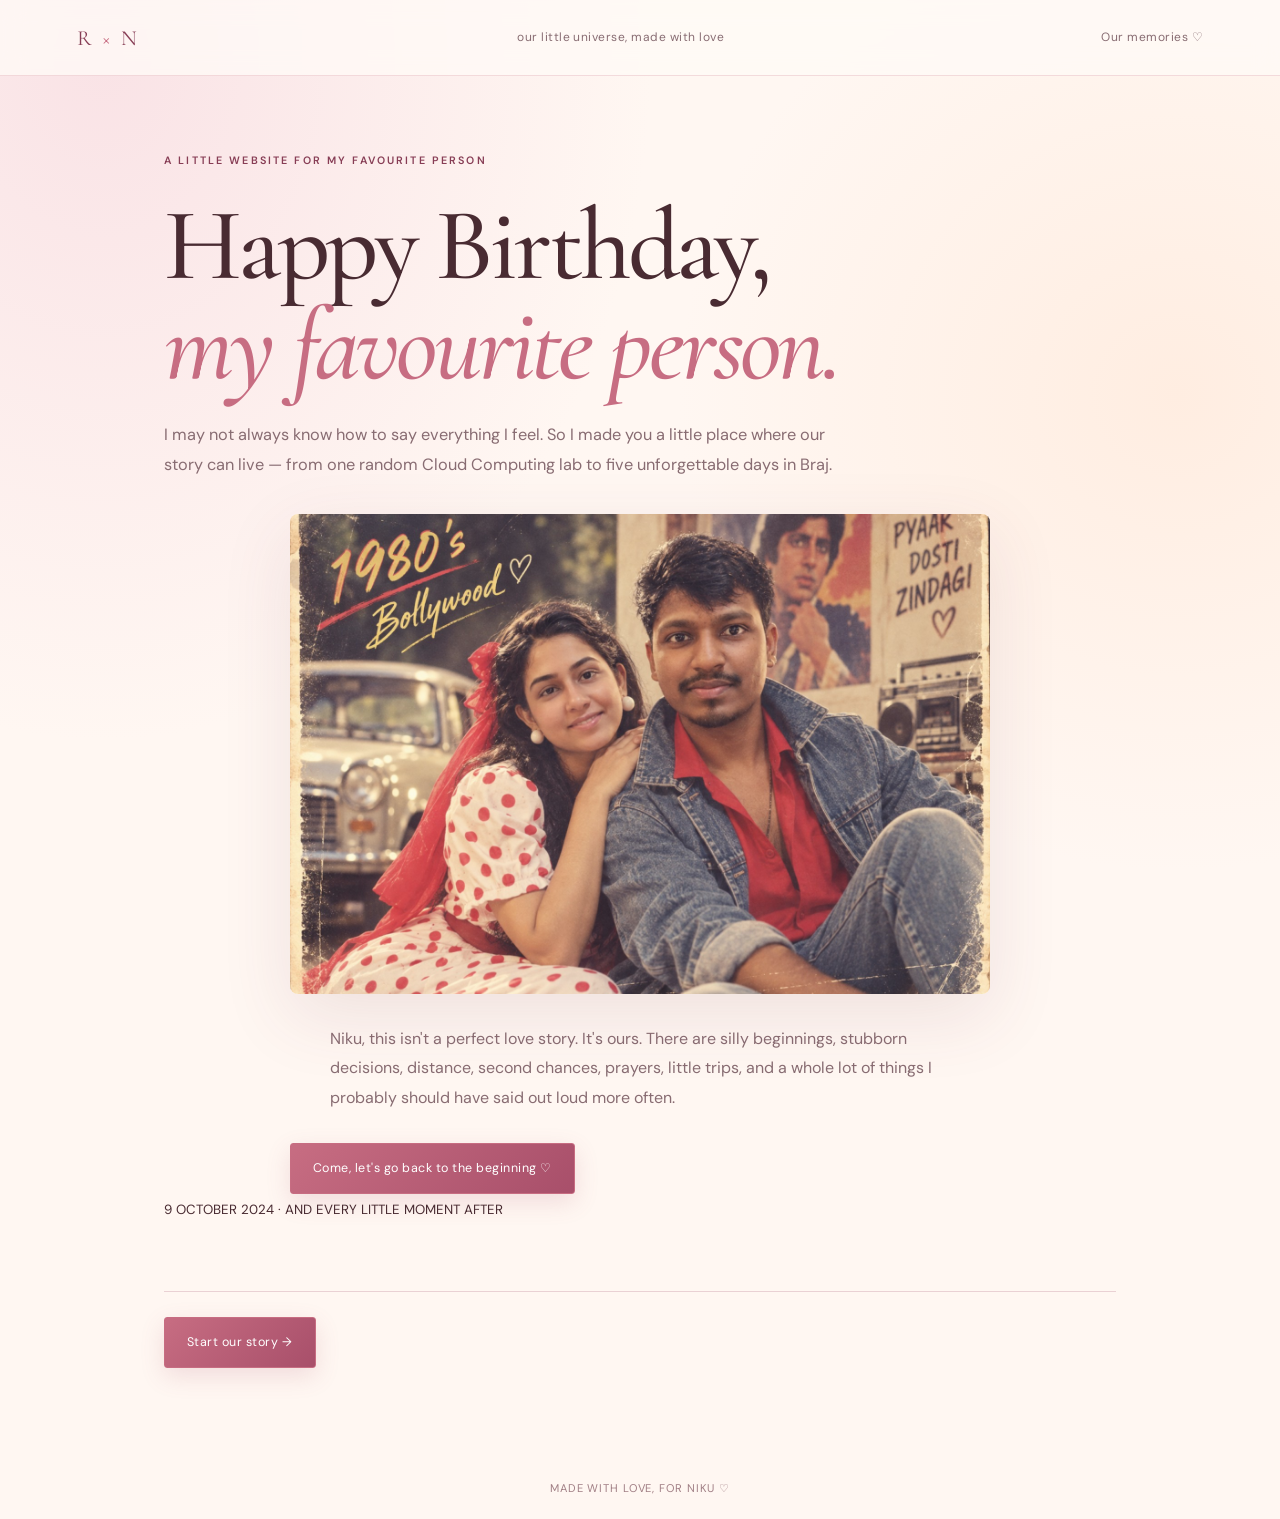
<file: index.html>
<!doctype html>
<html lang="en"><head><meta charset="utf-8"><meta name="viewport" content="width=device-width,initial-scale=1"><meta name="theme-color" content="#fff7f2"><title>Happy Birthday, Niku · R × N</title><link rel="stylesheet" href="style.css"></head>
<body><nav><a class="brand" href="index.html">R <i>×</i> N</a><span>our little universe, made with love</span><a href="memories.html">Our memories ♡</a></nav><main class="wrap "><p class="eyebrow">A LITTLE WEBSITE FOR MY FAVOURITE PERSON</p><h1>Happy Birthday,<br><em>my favourite person.</em></h1><p class="lead">I may not always know how to say everything I feel. So I made you a little place where our story can live — from one random Cloud Computing lab to five unforgettable days in Braj.</p><div style="max-width:700px;margin:34px auto 0"><img class="wide" style="max-height:480px;margin:0 auto 30px" src="assets/memory-bollywood-dream.jpg" alt="Our retro Bollywood-style picture"><p style="color:#886c72;max-width:620px;margin:0 auto 30px">Niku, this isn't a perfect love story. It's ours. There are silly beginnings, stubborn decisions, distance, second chances, prayers, little trips, and a whole lot of things I probably should have said out loud more often.</p><a class="button" href="chapter-one.html">Come, let's go back to the beginning ♡</a></div><small>9 OCTOBER 2024 · AND EVERY LITTLE MOMENT AFTER</small><div class="navbottom"><a class="button" href="chapter-one.html">Start our story →</a></div></main><footer style="text-align:center;padding:20px;color:#a17f85;font-size:.7rem;letter-spacing:.08em">MADE WITH LOVE, FOR NIKU ♡</footer></body></html>
</file>
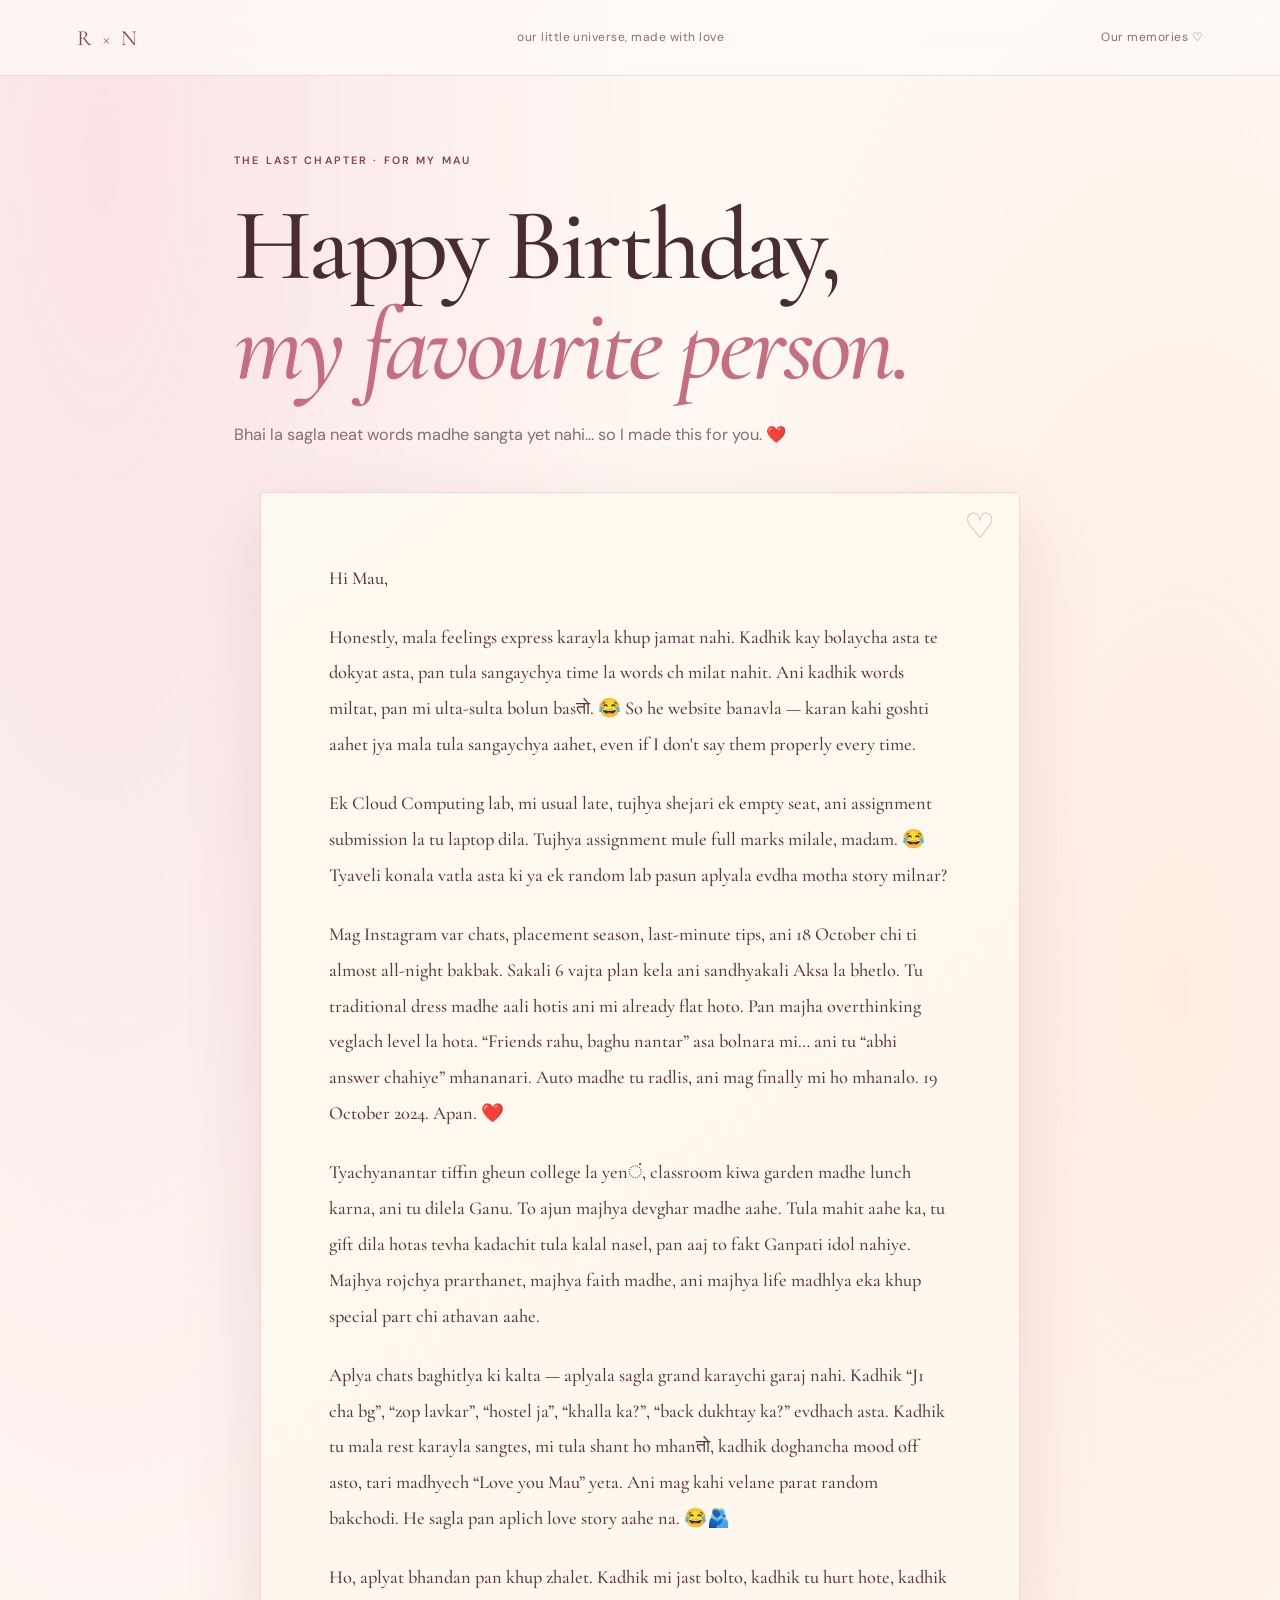
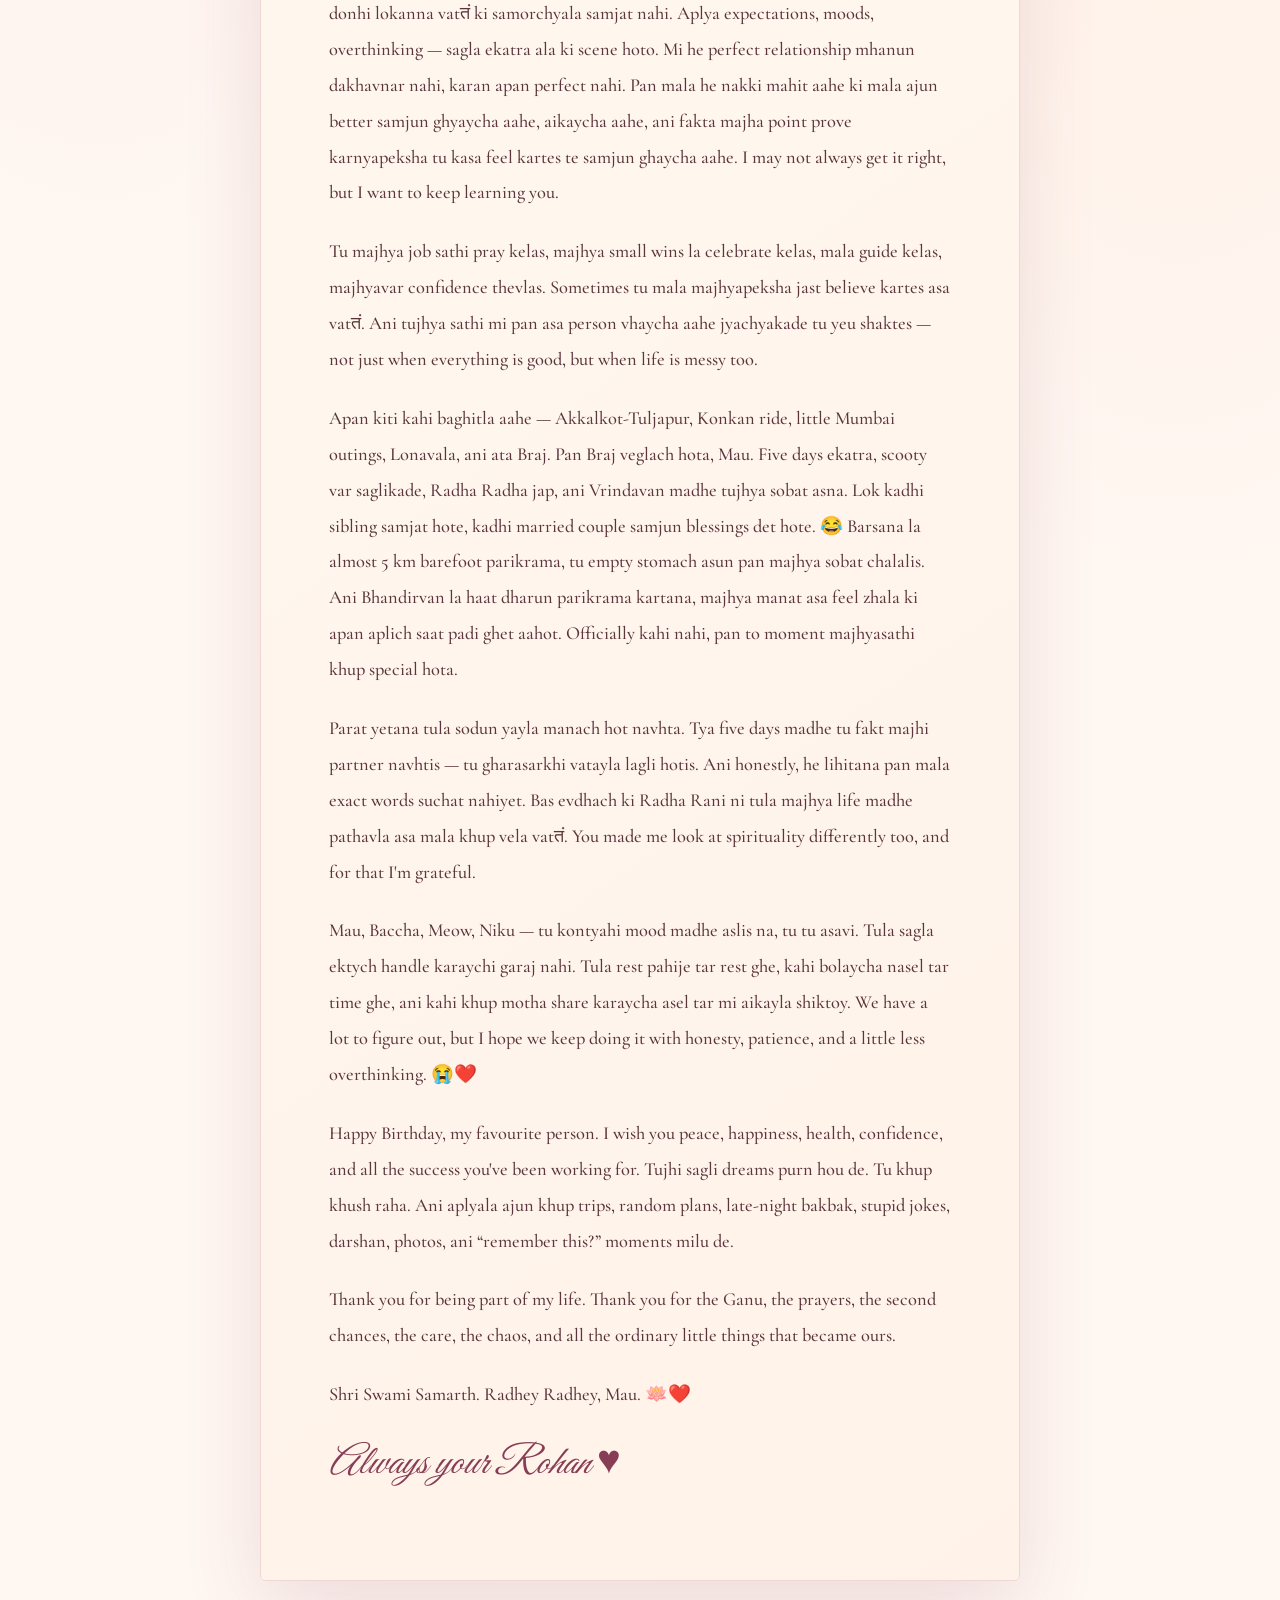
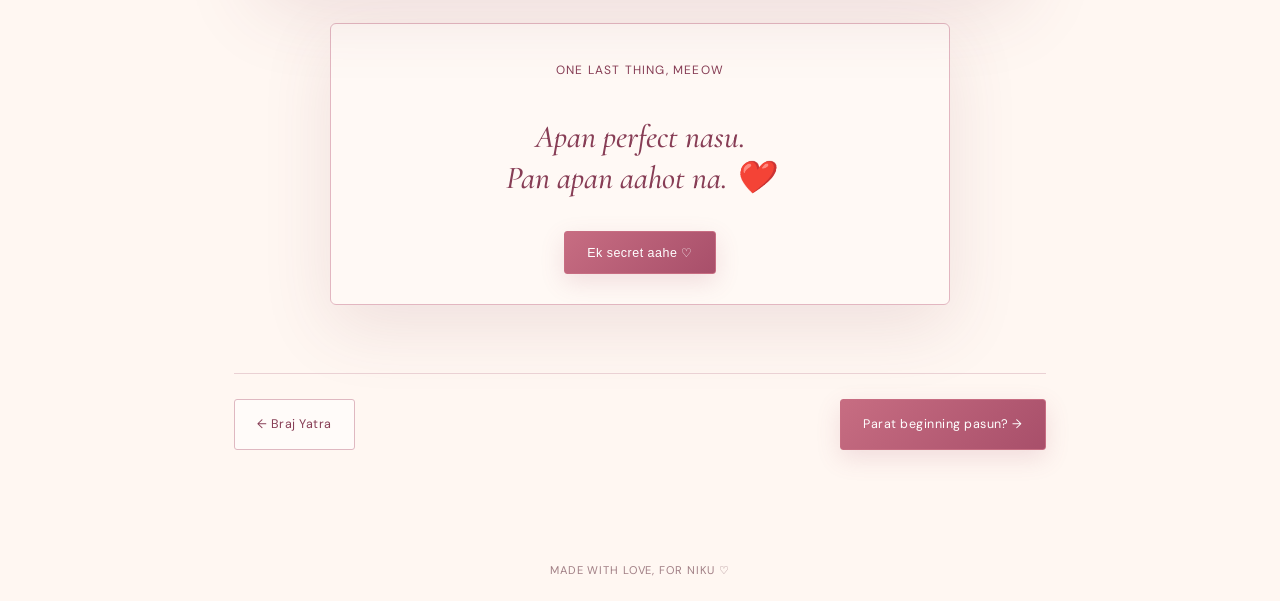
<file: birthday-letter.html>
<!doctype html>
<html lang="en"><head><meta charset="utf-8"><meta name="viewport" content="width=device-width,initial-scale=1"><meta name="theme-color" content="#fff7f2"><title>For you, Mau · R × N</title><link rel="stylesheet" href="style.css"></head>
<body><nav><a class="brand" href="index.html">R <i>×</i> N</a><span>our little universe, made with love</span><a href="memories.html">Our memories ♡</a></nav><main class="wrap letter-wrap"><p class="eyebrow">THE LAST CHAPTER · FOR MY MAU</p><h1>Happy Birthday,<br><em>my favourite person.</em></h1><p class="lead">Bhai la sagla neat words madhe sangta yet nahi… so I made this for you. ❤️</p><section class="letter">
<p>Hi Mau,</p>
<p>Honestly, mala feelings express karayla khup jamat nahi. Kadhik kay bolaycha asta te dokyat asta, pan tula sangaychya time la words ch milat nahit. Ani kadhik words miltat, pan mi ulta-sulta bolun basतो. 😂 So he website banavla — karan kahi goshti aahet jya mala tula sangaychya aahet, even if I don't say them properly every time.</p>
<p>Ek Cloud Computing lab, mi usual late, tujhya shejari ek empty seat, ani assignment submission la tu laptop dila. Tujhya assignment mule full marks milale, madam. 😂 Tyaveli konala vatla asta ki ya ek random lab pasun aplyala evdha motha story milnar?</p>
<p>Mag Instagram var chats, placement season, last-minute tips, ani 18 October chi ti almost all-night bakbak. Sakali 6 vajta plan kela ani sandhyakali Aksa la bhetlo. Tu traditional dress madhe aali hotis ani mi already flat hoto. Pan majha overthinking veglach level la hota. “Friends rahu, baghu nantar” asa bolnara mi… ani tu “abhi answer chahiye” mhananari. Auto madhe tu radlis, ani mag finally mi ho mhanalo. 19 October 2024. Apan. ❤️</p>
<p>Tyachyanantar tiffin gheun college la yenं, classroom kiwa garden madhe lunch karna, ani tu dilela Ganu. To ajun majhya devghar madhe aahe. Tula mahit aahe ka, tu gift dila hotas tevha kadachit tula kalal nasel, pan aaj to fakt Ganpati idol nahiye. Majhya rojchya prarthanet, majhya faith madhe, ani majhya life madhlya eka khup special part chi athavan aahe.</p>
<p>Aplya chats baghitlya ki kalta — aplyala sagla grand karaychi garaj nahi. Kadhik “J1 cha bg”, “zop lavkar”, “hostel ja”, “khalla ka?”, “back dukhtay ka?” evdhach asta. Kadhik tu mala rest karayla sangtes, mi tula shant ho mhanतो, kadhik doghancha mood off asto, tari madhyech “Love you Mau” yeta. Ani mag kahi velane parat random bakchodi. He sagla pan aplich love story aahe na. 😂🫂</p>
<p>Ho, aplyat bhandan pan khup zhalet. Kadhik mi jast bolto, kadhik tu hurt hote, kadhik donhi lokanna vatतं ki samorchyala samjat nahi. Aplya expectations, moods, overthinking — sagla ekatra ala ki scene hoto. Mi he perfect relationship mhanun dakhavnar nahi, karan apan perfect nahi. Pan mala he nakki mahit aahe ki mala ajun better samjun ghyaycha aahe, aikaycha aahe, ani fakta majha point prove karnyapeksha tu kasa feel kartes te samjun ghaycha aahe. I may not always get it right, but I want to keep learning you.</p>
<p>Tu majhya job sathi pray kelas, majhya small wins la celebrate kelas, mala guide kelas, majhyavar confidence thevlas. Sometimes tu mala majhyapeksha jast believe kartes asa vatतं. Ani tujhya sathi mi pan asa person vhaycha aahe jyachyakade tu yeu shaktes — not just when everything is good, but when life is messy too.</p>
<p>Apan kiti kahi baghitla aahe — Akkalkot-Tuljapur, Konkan ride, little Mumbai outings, Lonavala, ani ata Braj. Pan Braj veglach hota, Mau. Five days ekatra, scooty var saglikade, Radha Radha jap, ani Vrindavan madhe tujhya sobat asna. Lok kadhi sibling samjat hote, kadhi married couple samjun blessings det hote. 😂 Barsana la almost 5 km barefoot parikrama, tu empty stomach asun pan majhya sobat chalalis. Ani Bhandirvan la haat dharun parikrama kartana, majhya manat asa feel zhala ki apan aplich saat padi ghet aahot. Officially kahi nahi, pan to moment majhyasathi khup special hota.</p>
<p>Parat yetana tula sodun yayla manach hot navhta. Tya five days madhe tu fakt majhi partner navhtis — tu gharasarkhi vatayla lagli hotis. Ani honestly, he lihitana pan mala exact words suchat nahiyet. Bas evdhach ki Radha Rani ni tula majhya life madhe pathavla asa mala khup vela vatतं. You made me look at spirituality differently too, and for that I'm grateful.</p>
<p>Mau, Baccha, Meow, Niku — tu kontyahi mood madhe aslis na, tu tu asavi. Tula sagla ektych handle karaychi garaj nahi. Tula rest pahije tar rest ghe, kahi bolaycha nasel tar time ghe, ani kahi khup motha share karaycha asel tar mi aikayla shiktoy. We have a lot to figure out, but I hope we keep doing it with honesty, patience, and a little less overthinking. 😭❤️</p>
<p>Happy Birthday, my favourite person. I wish you peace, happiness, health, confidence, and all the success you've been working for. Tujhi sagli dreams purn hou de. Tu khup khush raha. Ani aplyala ajun khup trips, random plans, late-night bakbak, stupid jokes, darshan, photos, ani “remember this?” moments milu de.</p>
<p>Thank you for being part of my life. Thank you for the Ganu, the prayers, the second chances, the care, the chaos, and all the ordinary little things that became ours.</p>
<p>Shri Swami Samarth. Radhey Radhey, Mau. 🪷❤️</p>
<p class="sign"><em>Always your Rohan ♥</em></p>
</section>
<div class="surprise"><span>ONE LAST THING, MEEOW</span><p>Apan perfect nasu.<br>Pan apan aahot na. ❤️</p><button class="button" onclick="document.getElementById('secret').hidden=false;this.hidden=true">Ek secret aahe ♡</button><p id="secret" hidden>A thousand places, a thousand moods, a thousand little fights and make-ups — I hope I get to keep choosing you, and learning how to love you better. Radhe Radhe, Niku. 🫂</p></div><div class="navbottom"><a class="button alt" href="braj-yatra.html">← Braj Yatra</a><a class="button" href="index.html">Parat beginning pasun? →</a></div></main><footer style="text-align:center;padding:20px;color:#a17f85;font-size:.7rem;letter-spacing:.08em">MADE WITH LOVE, FOR NIKU ♡</footer></body></html>
</file>
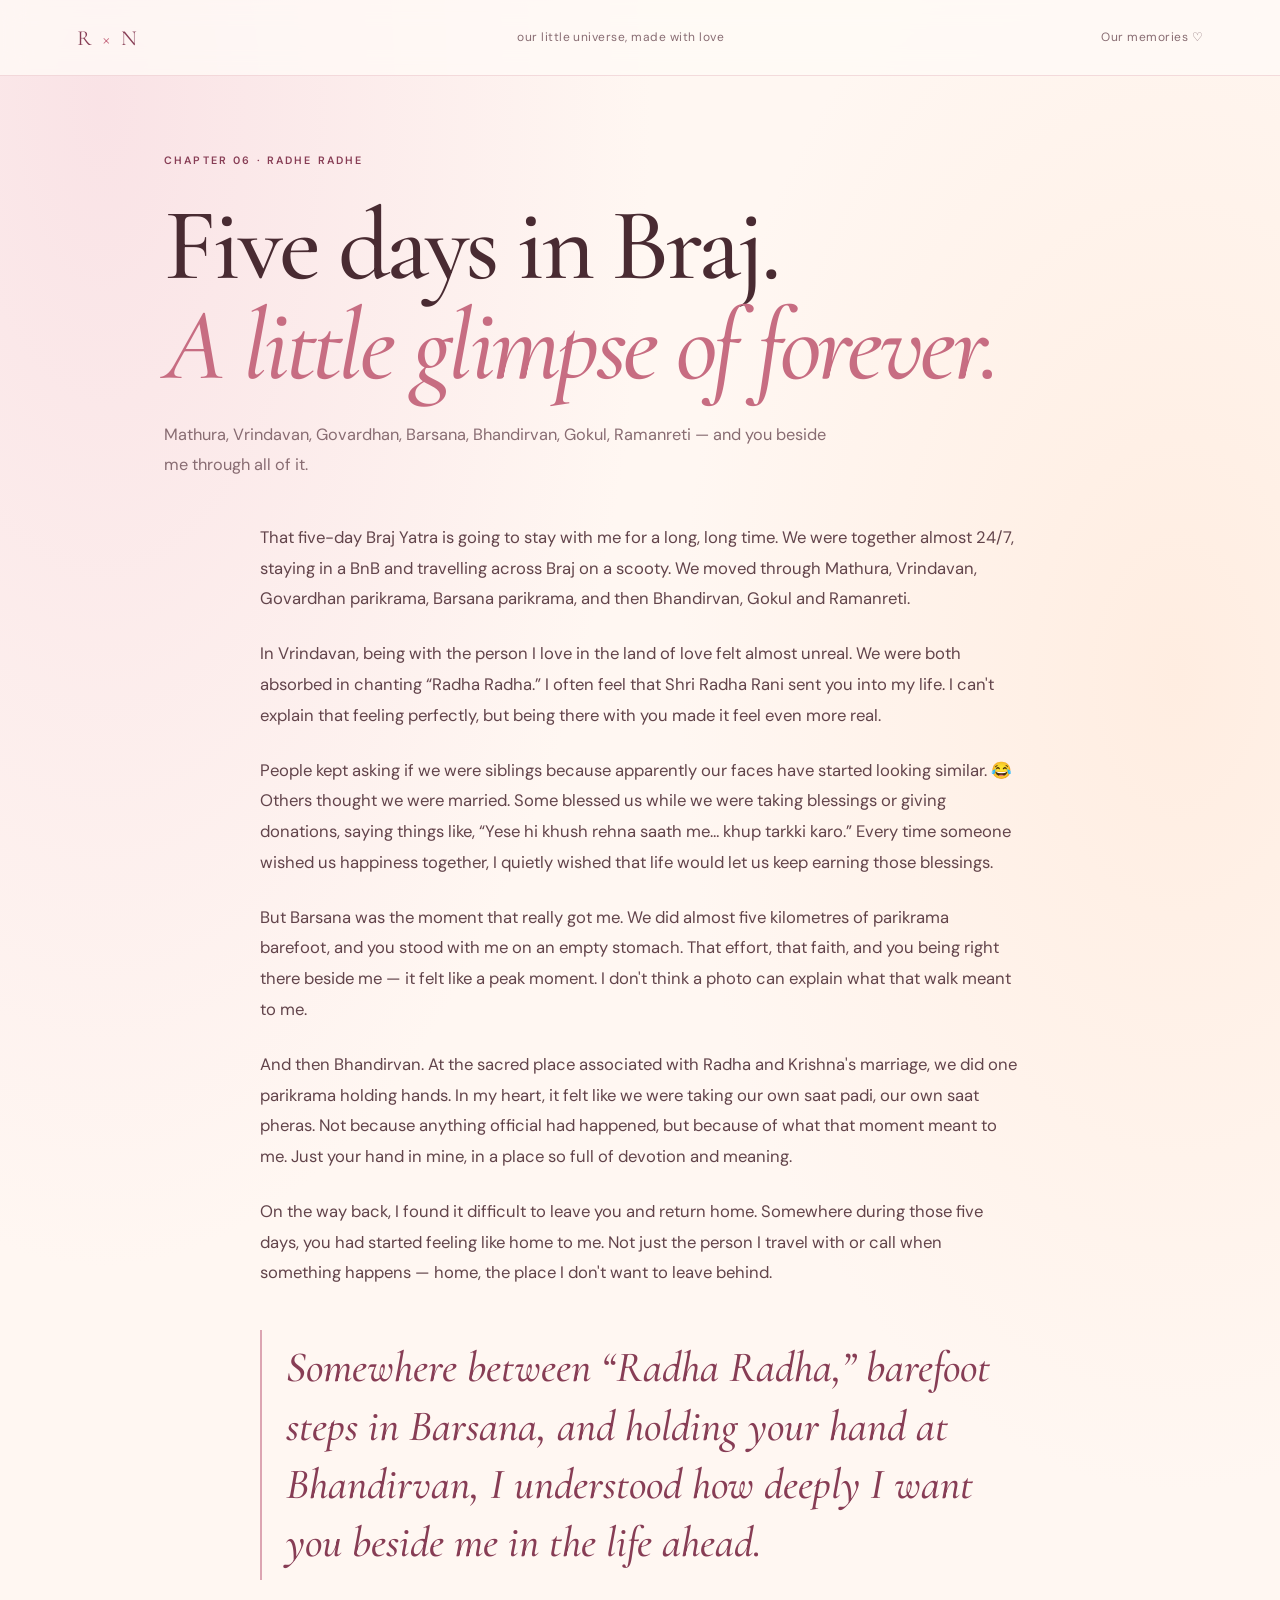
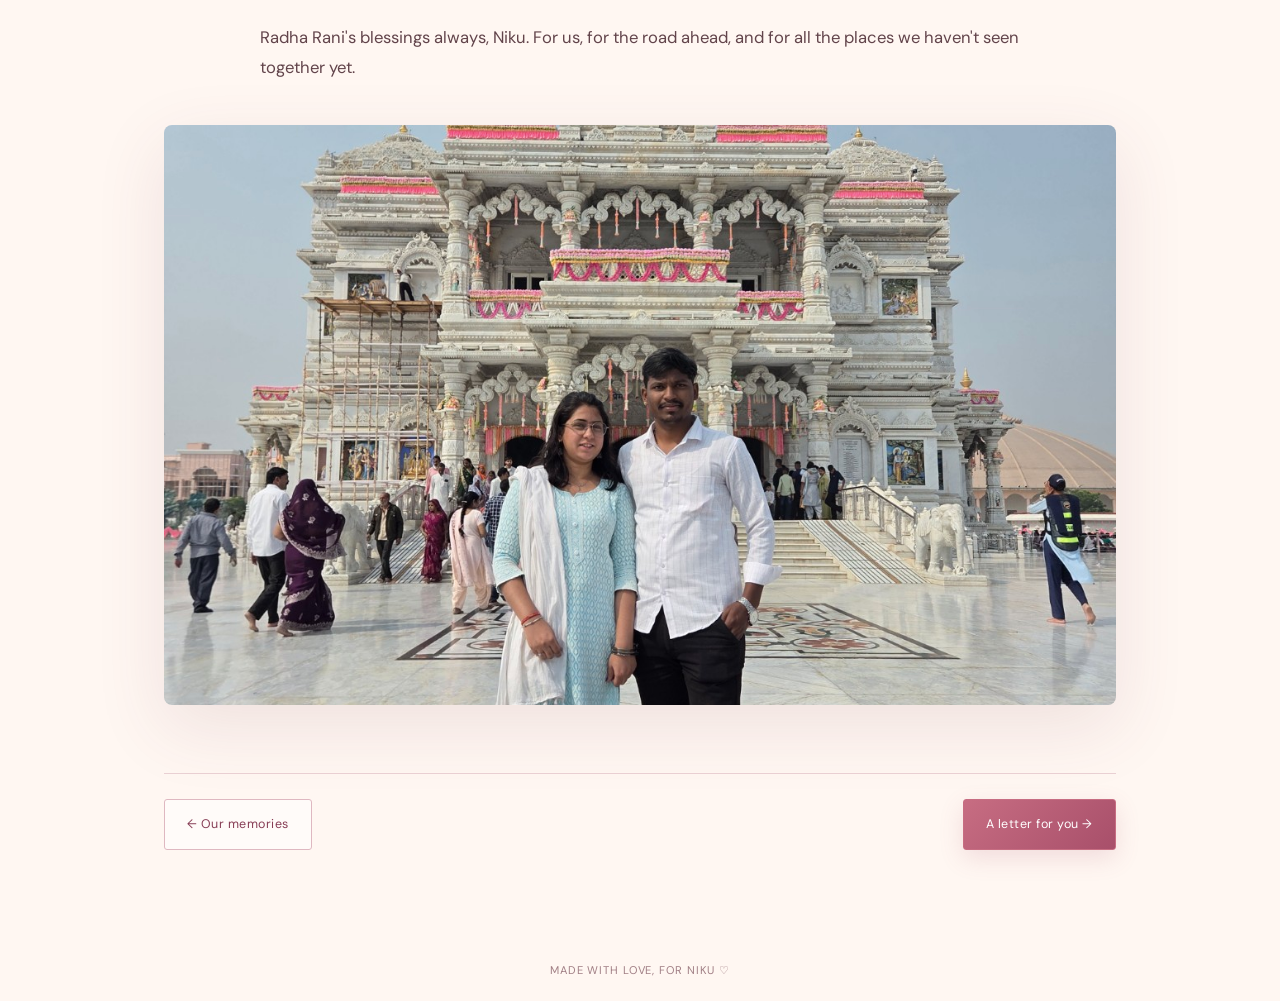
<file: braj-yatra.html>
<!doctype html>
<html lang="en"><head><meta charset="utf-8"><meta name="viewport" content="width=device-width,initial-scale=1"><meta name="theme-color" content="#fff7f2"><title>Five days in Braj · R × N</title><link rel="stylesheet" href="style.css"></head>
<body><nav><a class="brand" href="index.html">R <i>×</i> N</a><span>our little universe, made with love</span><a href="memories.html">Our memories ♡</a></nav><main class="wrap "><p class="eyebrow">CHAPTER 06 · RADHE RADHE</p><h1>Five days in Braj.<br><em>A little glimpse of forever.</em></h1><p class="lead">Mathura, Vrindavan, Govardhan, Barsana, Bhandirvan, Gokul, Ramanreti — and you beside me through all of it.</p><article class="prose">
<p>That five-day Braj Yatra is going to stay with me for a long, long time. We were together almost 24/7, staying in a BnB and travelling across Braj on a scooty. We moved through Mathura, Vrindavan, Govardhan parikrama, Barsana parikrama, and then Bhandirvan, Gokul and Ramanreti.</p>
<p>In Vrindavan, being with the person I love in the land of love felt almost unreal. We were both absorbed in chanting “Radha Radha.” I often feel that Shri Radha Rani sent you into my life. I can't explain that feeling perfectly, but being there with you made it feel even more real.</p>
<p>People kept asking if we were siblings because apparently our faces have started looking similar. 😂 Others thought we were married. Some blessed us while we were taking blessings or giving donations, saying things like, “Yese hi khush rehna saath me… khup tarkki karo.” Every time someone wished us happiness together, I quietly wished that life would let us keep earning those blessings.</p>
<p>But Barsana was the moment that really got me. We did almost five kilometres of parikrama barefoot, and you stood with me on an empty stomach. That effort, that faith, and you being right there beside me — it felt like a peak moment. I don't think a photo can explain what that walk meant to me.</p>
<p>And then Bhandirvan. At the sacred place associated with Radha and Krishna's marriage, we did one parikrama holding hands. In my heart, it felt like we were taking our own saat padi, our own saat pheras. Not because anything official had happened, but because of what that moment meant to me. Just your hand in mine, in a place so full of devotion and meaning.</p>
<p>On the way back, I found it difficult to leave you and return home. Somewhere during those five days, you had started feeling like home to me. Not just the person I travel with or call when something happens — home, the place I don't want to leave behind.</p>
<blockquote>Somewhere between “Radha Radha,” barefoot steps in Barsana, and holding your hand at Bhandirvan, I understood how deeply I want you beside me in the life ahead.</blockquote>
<p>Radha Rani's blessings always, Niku. For us, for the road ahead, and for all the places we haven't seen together yet.</p>
</article><img class="wide" src="assets/temple-together.jpg" alt="Together on a temple visit"><div class="navbottom"><a class="button alt" href="memories.html">← Our memories</a><a class="button" href="birthday-letter.html">A letter for you →</a></div></main><footer style="text-align:center;padding:20px;color:#a17f85;font-size:.7rem;letter-spacing:.08em">MADE WITH LOVE, FOR NIKU ♡</footer></body></html>
</file>
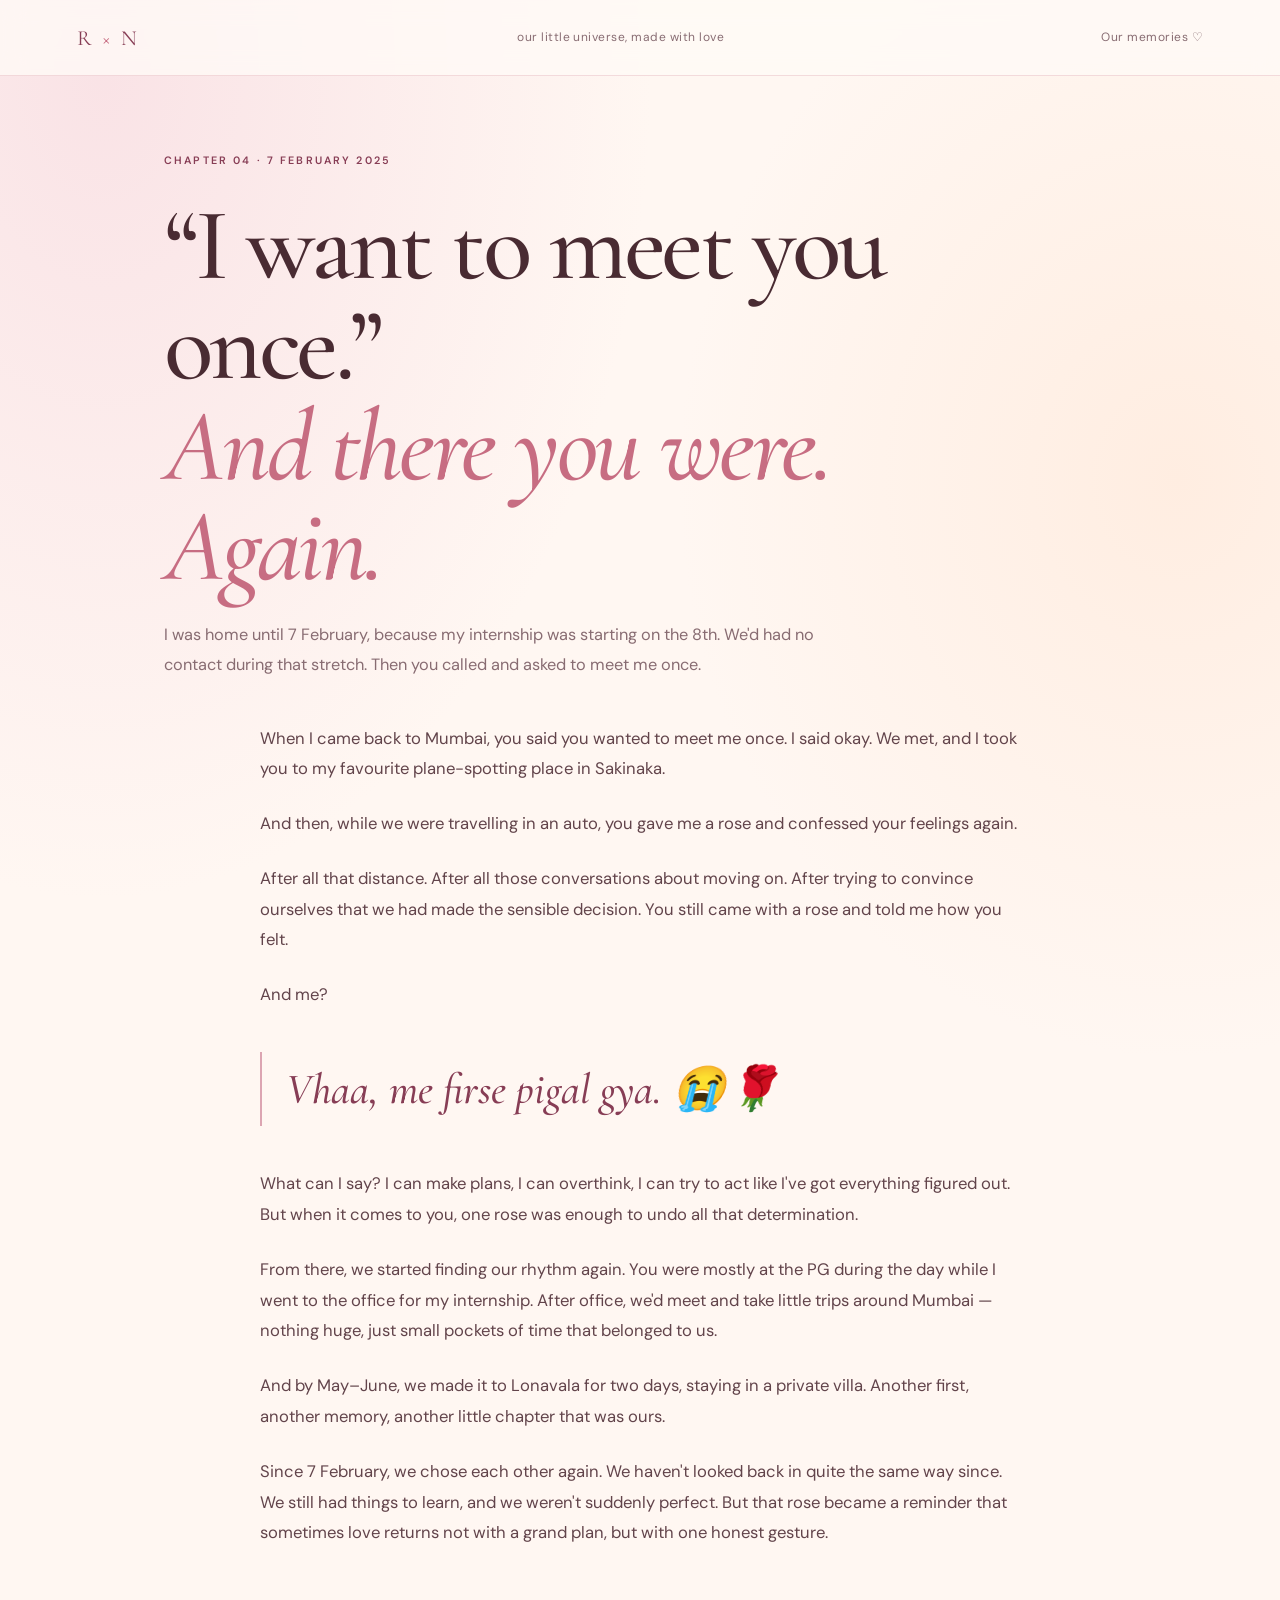
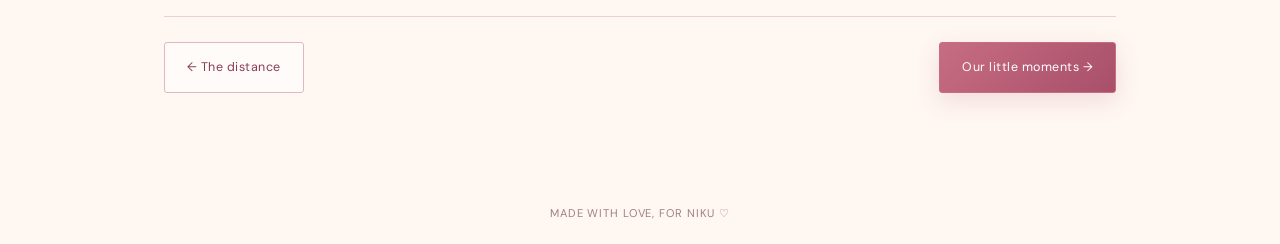
<file: chapter-four.html>
<!doctype html>
<html lang="en"><head><meta charset="utf-8"><meta name="viewport" content="width=device-width,initial-scale=1"><meta name="theme-color" content="#fff7f2"><title>The rose in the auto · R × N</title><link rel="stylesheet" href="style.css"></head>
<body><nav><a class="brand" href="index.html">R <i>×</i> N</a><span>our little universe, made with love</span><a href="memories.html">Our memories ♡</a></nav><main class="wrap "><p class="eyebrow">CHAPTER 04 · 7 FEBRUARY 2025</p><h1>“I want to meet you once.”<br><em>And there you were. Again.</em></h1><p class="lead">I was home until 7 February, because my internship was starting on the 8th. We'd had no contact during that stretch. Then you called and asked to meet me once.</p><article class="prose">
<p>When I came back to Mumbai, you said you wanted to meet me once. I said okay. We met, and I took you to my favourite plane-spotting place in Sakinaka.</p>
<p>And then, while we were travelling in an auto, you gave me a rose and confessed your feelings again.</p>
<p>After all that distance. After all those conversations about moving on. After trying to convince ourselves that we had made the sensible decision. You still came with a rose and told me how you felt.</p>
<p>And me?</p>
<blockquote>Vhaa, me firse pigal gya. 😭🌹</blockquote>
<p>What can I say? I can make plans, I can overthink, I can try to act like I've got everything figured out. But when it comes to you, one rose was enough to undo all that determination.</p>
<p>From there, we started finding our rhythm again. You were mostly at the PG during the day while I went to the office for my internship. After office, we'd meet and take little trips around Mumbai — nothing huge, just small pockets of time that belonged to us.</p>
<p>And by May–June, we made it to Lonavala for two days, staying in a private villa. Another first, another memory, another little chapter that was ours.</p>
<p>Since 7 February, we chose each other again. We haven't looked back in quite the same way since. We still had things to learn, and we weren't suddenly perfect. But that rose became a reminder that sometimes love returns not with a grand plan, but with one honest gesture.</p>
</article><div class="navbottom"><a class="button alt" href="chapter-three.html">← The distance</a><a class="button" href="memories.html">Our little moments →</a></div></main><footer style="text-align:center;padding:20px;color:#a17f85;font-size:.7rem;letter-spacing:.08em">MADE WITH LOVE, FOR NIKU ♡</footer></body></html>
</file>
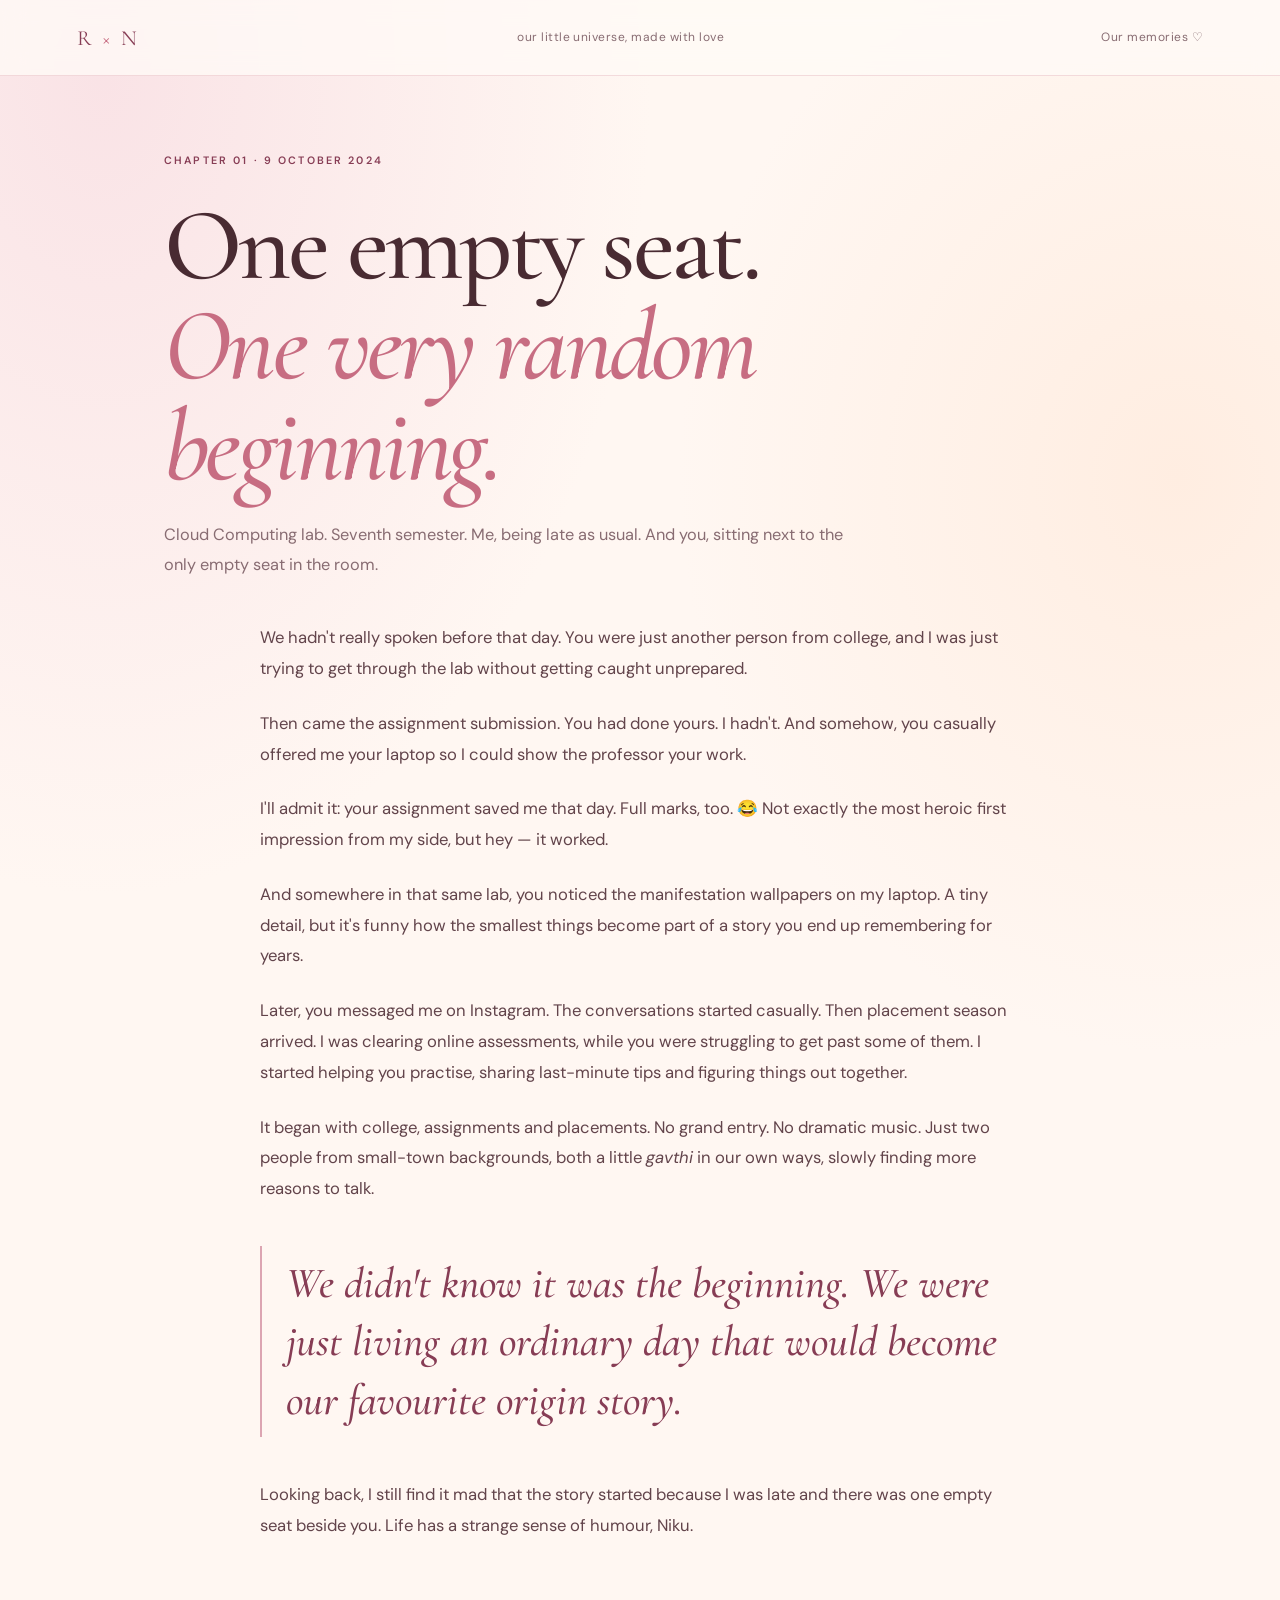
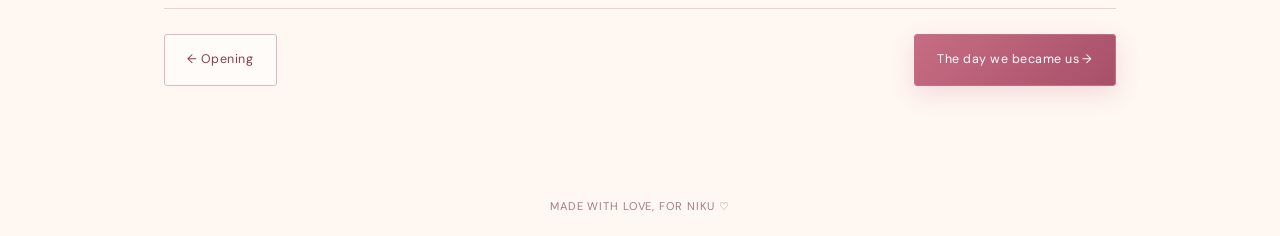
<file: chapter-one.html>
<!doctype html>
<html lang="en"><head><meta charset="utf-8"><meta name="viewport" content="width=device-width,initial-scale=1"><meta name="theme-color" content="#fff7f2"><title>When it all began · R × N</title><link rel="stylesheet" href="style.css"></head>
<body><nav><a class="brand" href="index.html">R <i>×</i> N</a><span>our little universe, made with love</span><a href="memories.html">Our memories ♡</a></nav><main class="wrap "><p class="eyebrow">CHAPTER 01 · 9 OCTOBER 2024</p><h1>One empty seat.<br><em>One very random beginning.</em></h1><p class="lead">Cloud Computing lab. Seventh semester. Me, being late as usual. And you, sitting next to the only empty seat in the room.</p><article class="prose">
<p>We hadn't really spoken before that day. You were just another person from college, and I was just trying to get through the lab without getting caught unprepared.</p>
<p>Then came the assignment submission. You had done yours. I hadn't. And somehow, you casually offered me your laptop so I could show the professor your work.</p>
<p>I'll admit it: your assignment saved me that day. Full marks, too. 😂 Not exactly the most heroic first impression from my side, but hey — it worked.</p>
<p>And somewhere in that same lab, you noticed the manifestation wallpapers on my laptop. A tiny detail, but it's funny how the smallest things become part of a story you end up remembering for years.</p>
<p>Later, you messaged me on Instagram. The conversations started casually. Then placement season arrived. I was clearing online assessments, while you were struggling to get past some of them. I started helping you practise, sharing last-minute tips and figuring things out together.</p>
<p>It began with college, assignments and placements. No grand entry. No dramatic music. Just two people from small-town backgrounds, both a little <em>gavthi</em> in our own ways, slowly finding more reasons to talk.</p>
<blockquote>We didn't know it was the beginning. We were just living an ordinary day that would become our favourite origin story.</blockquote>
<p>Looking back, I still find it mad that the story started because I was late and there was one empty seat beside you. Life has a strange sense of humour, Niku.</p>
</article><div class="navbottom"><a class="button alt" href="index.html">← Opening</a><a class="button" href="chapter-two.html">The day we became us →</a></div></main><footer style="text-align:center;padding:20px;color:#a17f85;font-size:.7rem;letter-spacing:.08em">MADE WITH LOVE, FOR NIKU ♡</footer></body></html>
</file>
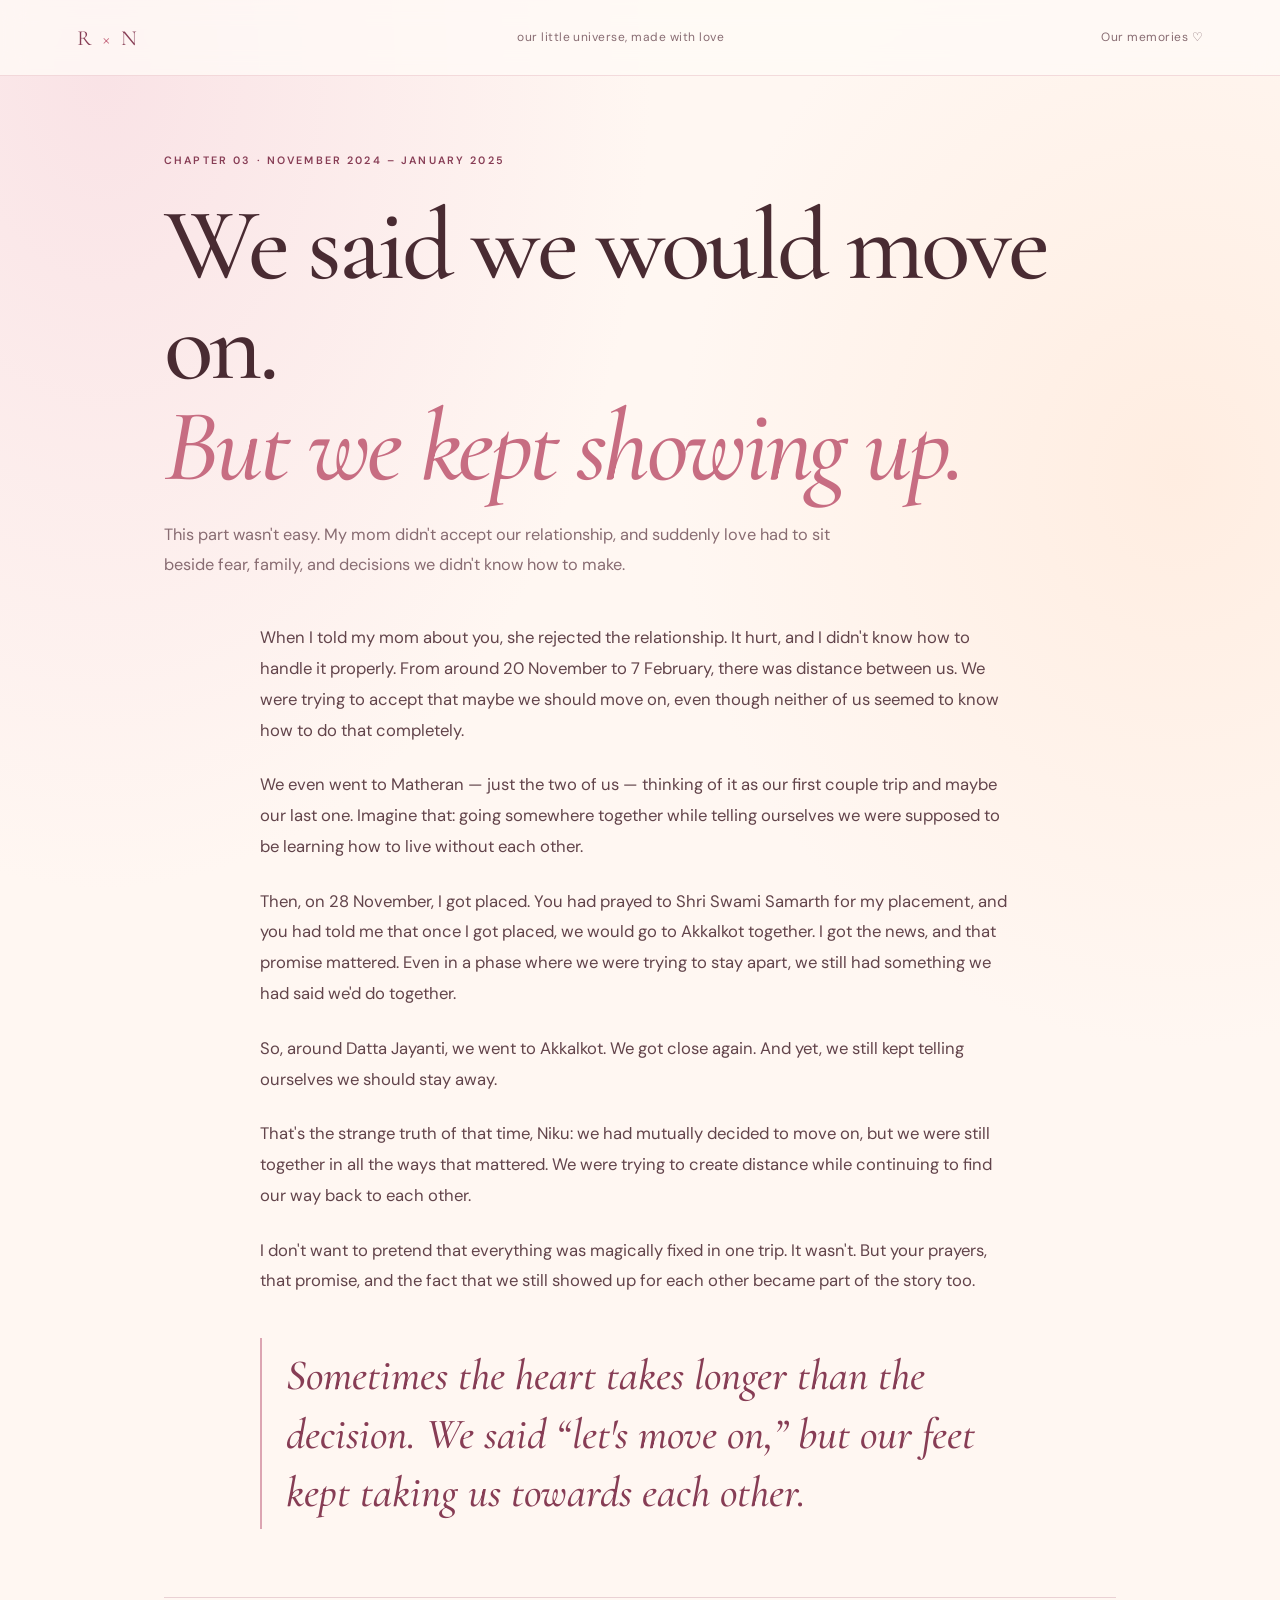
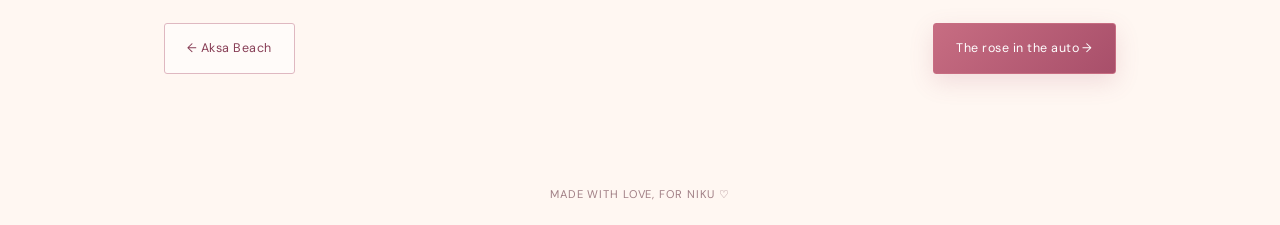
<file: chapter-three.html>
<!doctype html>
<html lang="en"><head><meta charset="utf-8"><meta name="viewport" content="width=device-width,initial-scale=1"><meta name="theme-color" content="#fff7f2"><title>Distance and promises · R × N</title><link rel="stylesheet" href="style.css"></head>
<body><nav><a class="brand" href="index.html">R <i>×</i> N</a><span>our little universe, made with love</span><a href="memories.html">Our memories ♡</a></nav><main class="wrap "><p class="eyebrow">CHAPTER 03 · NOVEMBER 2024 – JANUARY 2025</p><h1>We said we would move on.<br><em>But we kept showing up.</em></h1><p class="lead">This part wasn't easy. My mom didn't accept our relationship, and suddenly love had to sit beside fear, family, and decisions we didn't know how to make.</p><article class="prose">
<p>When I told my mom about you, she rejected the relationship. It hurt, and I didn't know how to handle it properly. From around 20 November to 7 February, there was distance between us. We were trying to accept that maybe we should move on, even though neither of us seemed to know how to do that completely.</p>
<p>We even went to Matheran — just the two of us — thinking of it as our first couple trip and maybe our last one. Imagine that: going somewhere together while telling ourselves we were supposed to be learning how to live without each other.</p>
<p>Then, on 28 November, I got placed. You had prayed to Shri Swami Samarth for my placement, and you had told me that once I got placed, we would go to Akkalkot together. I got the news, and that promise mattered. Even in a phase where we were trying to stay apart, we still had something we had said we'd do together.</p>
<p>So, around Datta Jayanti, we went to Akkalkot. We got close again. And yet, we still kept telling ourselves we should stay away.</p>
<p>That's the strange truth of that time, Niku: we had mutually decided to move on, but we were still together in all the ways that mattered. We were trying to create distance while continuing to find our way back to each other.</p>
<p>I don't want to pretend that everything was magically fixed in one trip. It wasn't. But your prayers, that promise, and the fact that we still showed up for each other became part of the story too.</p>
<blockquote>Sometimes the heart takes longer than the decision. We said “let's move on,” but our feet kept taking us towards each other.</blockquote>
</article><div class="navbottom"><a class="button alt" href="chapter-two.html">← Aksa Beach</a><a class="button" href="chapter-four.html">The rose in the auto →</a></div></main><footer style="text-align:center;padding:20px;color:#a17f85;font-size:.7rem;letter-spacing:.08em">MADE WITH LOVE, FOR NIKU ♡</footer></body></html>
</file>
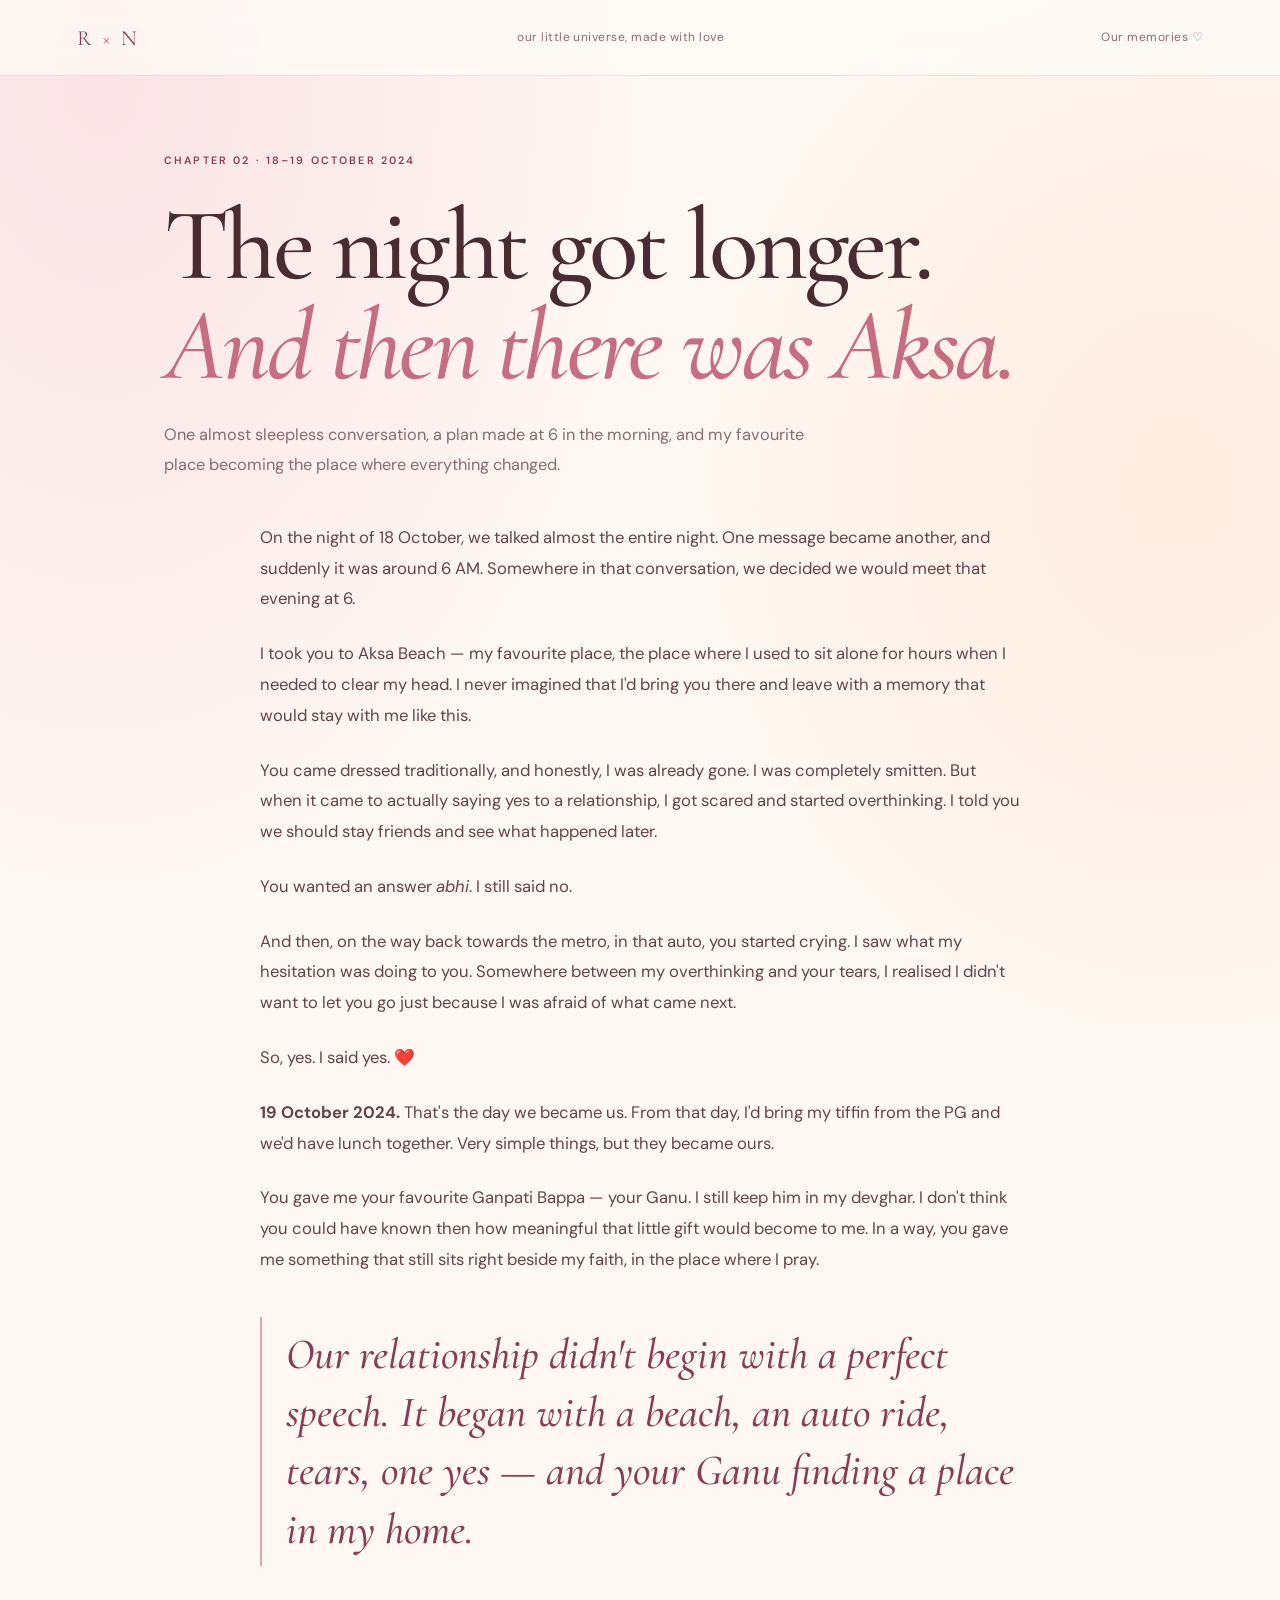
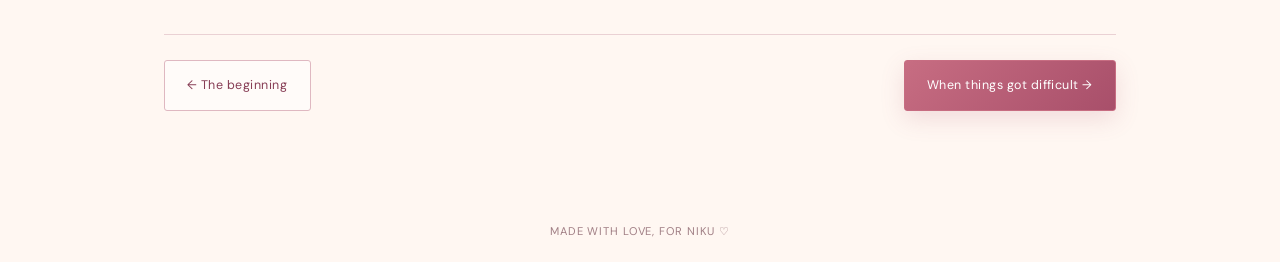
<file: chapter-two.html>
<!doctype html>
<html lang="en"><head><meta charset="utf-8"><meta name="viewport" content="width=device-width,initial-scale=1"><meta name="theme-color" content="#fff7f2"><title>The day we became us · R × N</title><link rel="stylesheet" href="style.css"></head>
<body><nav><a class="brand" href="index.html">R <i>×</i> N</a><span>our little universe, made with love</span><a href="memories.html">Our memories ♡</a></nav><main class="wrap "><p class="eyebrow">CHAPTER 02 · 18–19 OCTOBER 2024</p><h1>The night got longer.<br><em>And then there was Aksa.</em></h1><p class="lead">One almost sleepless conversation, a plan made at 6 in the morning, and my favourite place becoming the place where everything changed.</p><article class="prose">
<p>On the night of 18 October, we talked almost the entire night. One message became another, and suddenly it was around 6 AM. Somewhere in that conversation, we decided we would meet that evening at 6.</p>
<p>I took you to Aksa Beach — my favourite place, the place where I used to sit alone for hours when I needed to clear my head. I never imagined that I'd bring you there and leave with a memory that would stay with me like this.</p>
<p>You came dressed traditionally, and honestly, I was already gone. I was completely smitten. But when it came to actually saying yes to a relationship, I got scared and started overthinking. I told you we should stay friends and see what happened later.</p>
<p>You wanted an answer <em>abhi</em>. I still said no.</p>
<p>And then, on the way back towards the metro, in that auto, you started crying. I saw what my hesitation was doing to you. Somewhere between my overthinking and your tears, I realised I didn't want to let you go just because I was afraid of what came next.</p>
<p>So, yes. I said yes. ❤️</p>
<p><strong>19 October 2024.</strong> That's the day we became us. From that day, I'd bring my tiffin from the PG and we'd have lunch together. Very simple things, but they became ours.</p>
<p>You gave me your favourite Ganpati Bappa — your Ganu. I still keep him in my devghar. I don't think you could have known then how meaningful that little gift would become to me. In a way, you gave me something that still sits right beside my faith, in the place where I pray.</p>
<blockquote>Our relationship didn't begin with a perfect speech. It began with a beach, an auto ride, tears, one yes — and your Ganu finding a place in my home.</blockquote>
</article><div class="navbottom"><a class="button alt" href="chapter-one.html">← The beginning</a><a class="button" href="chapter-three.html">When things got difficult →</a></div></main><footer style="text-align:center;padding:20px;color:#a17f85;font-size:.7rem;letter-spacing:.08em">MADE WITH LOVE, FOR NIKU ♡</footer></body></html>
</file>
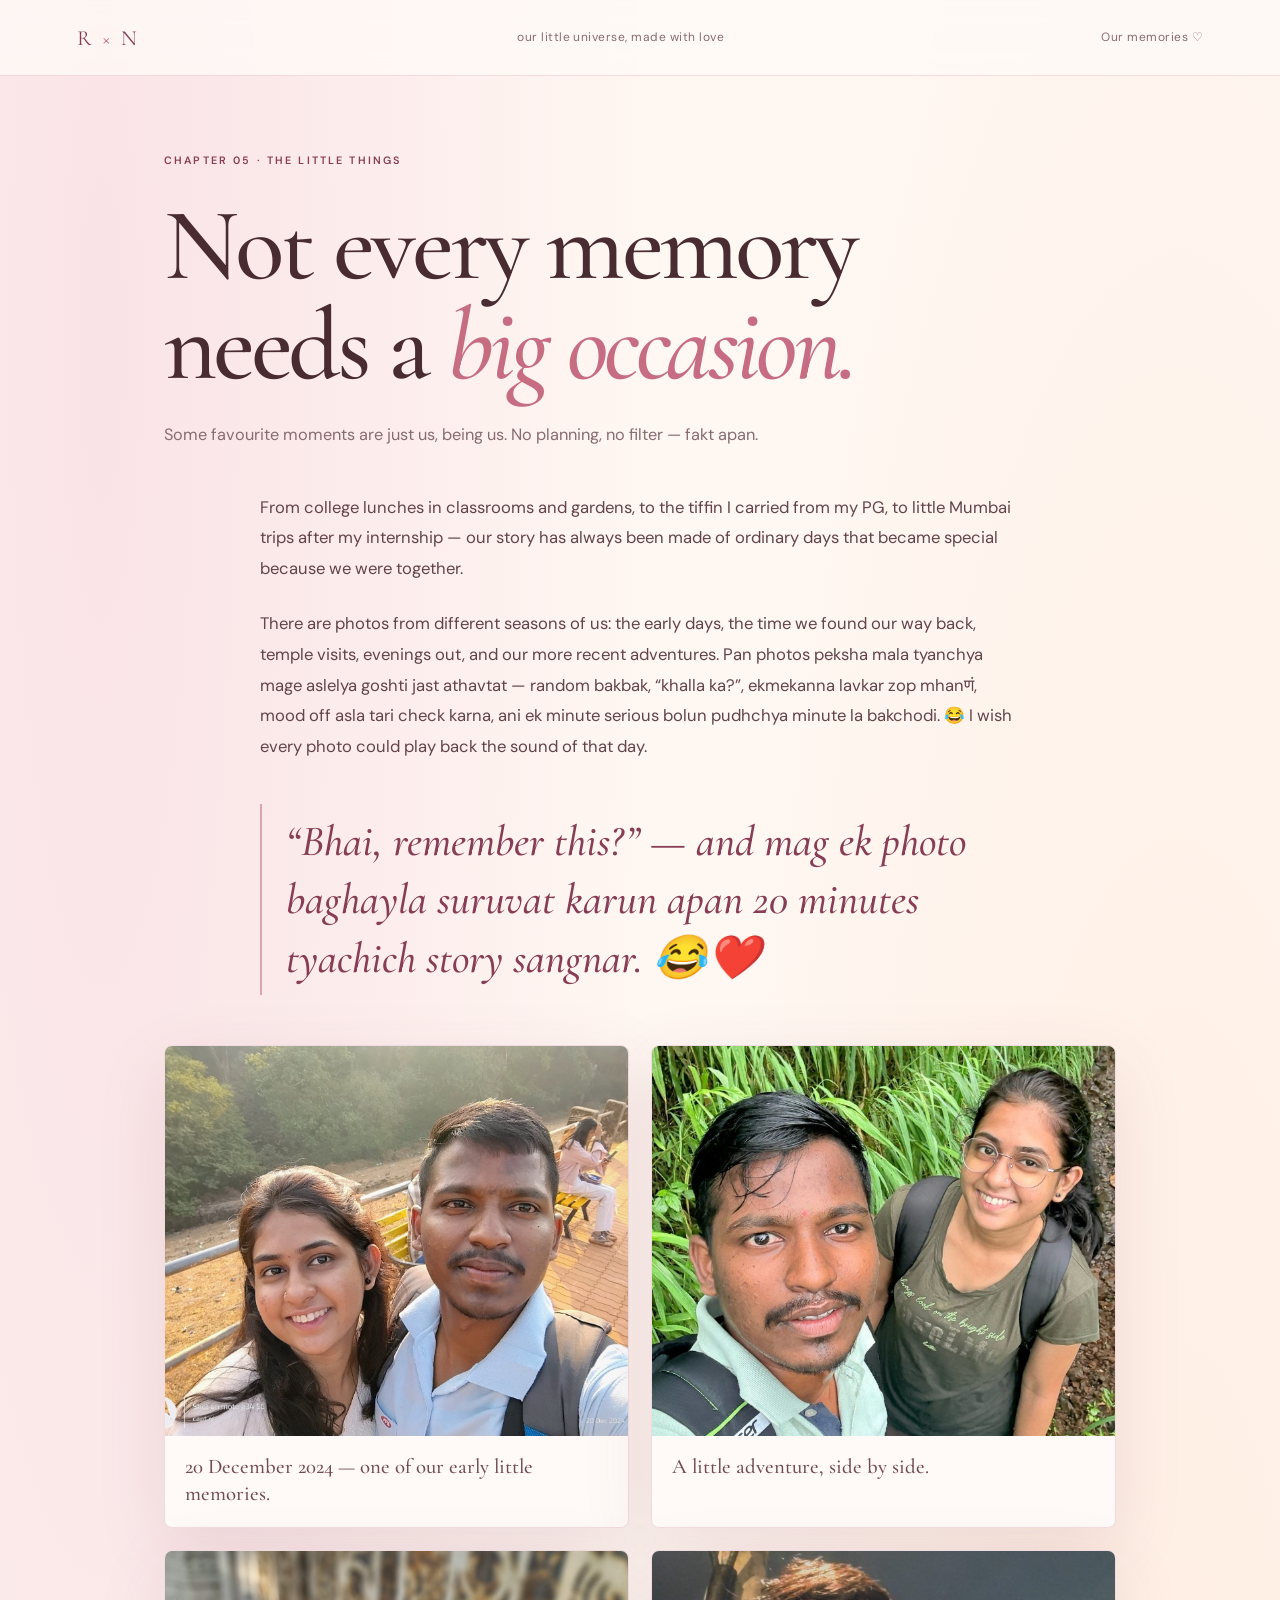
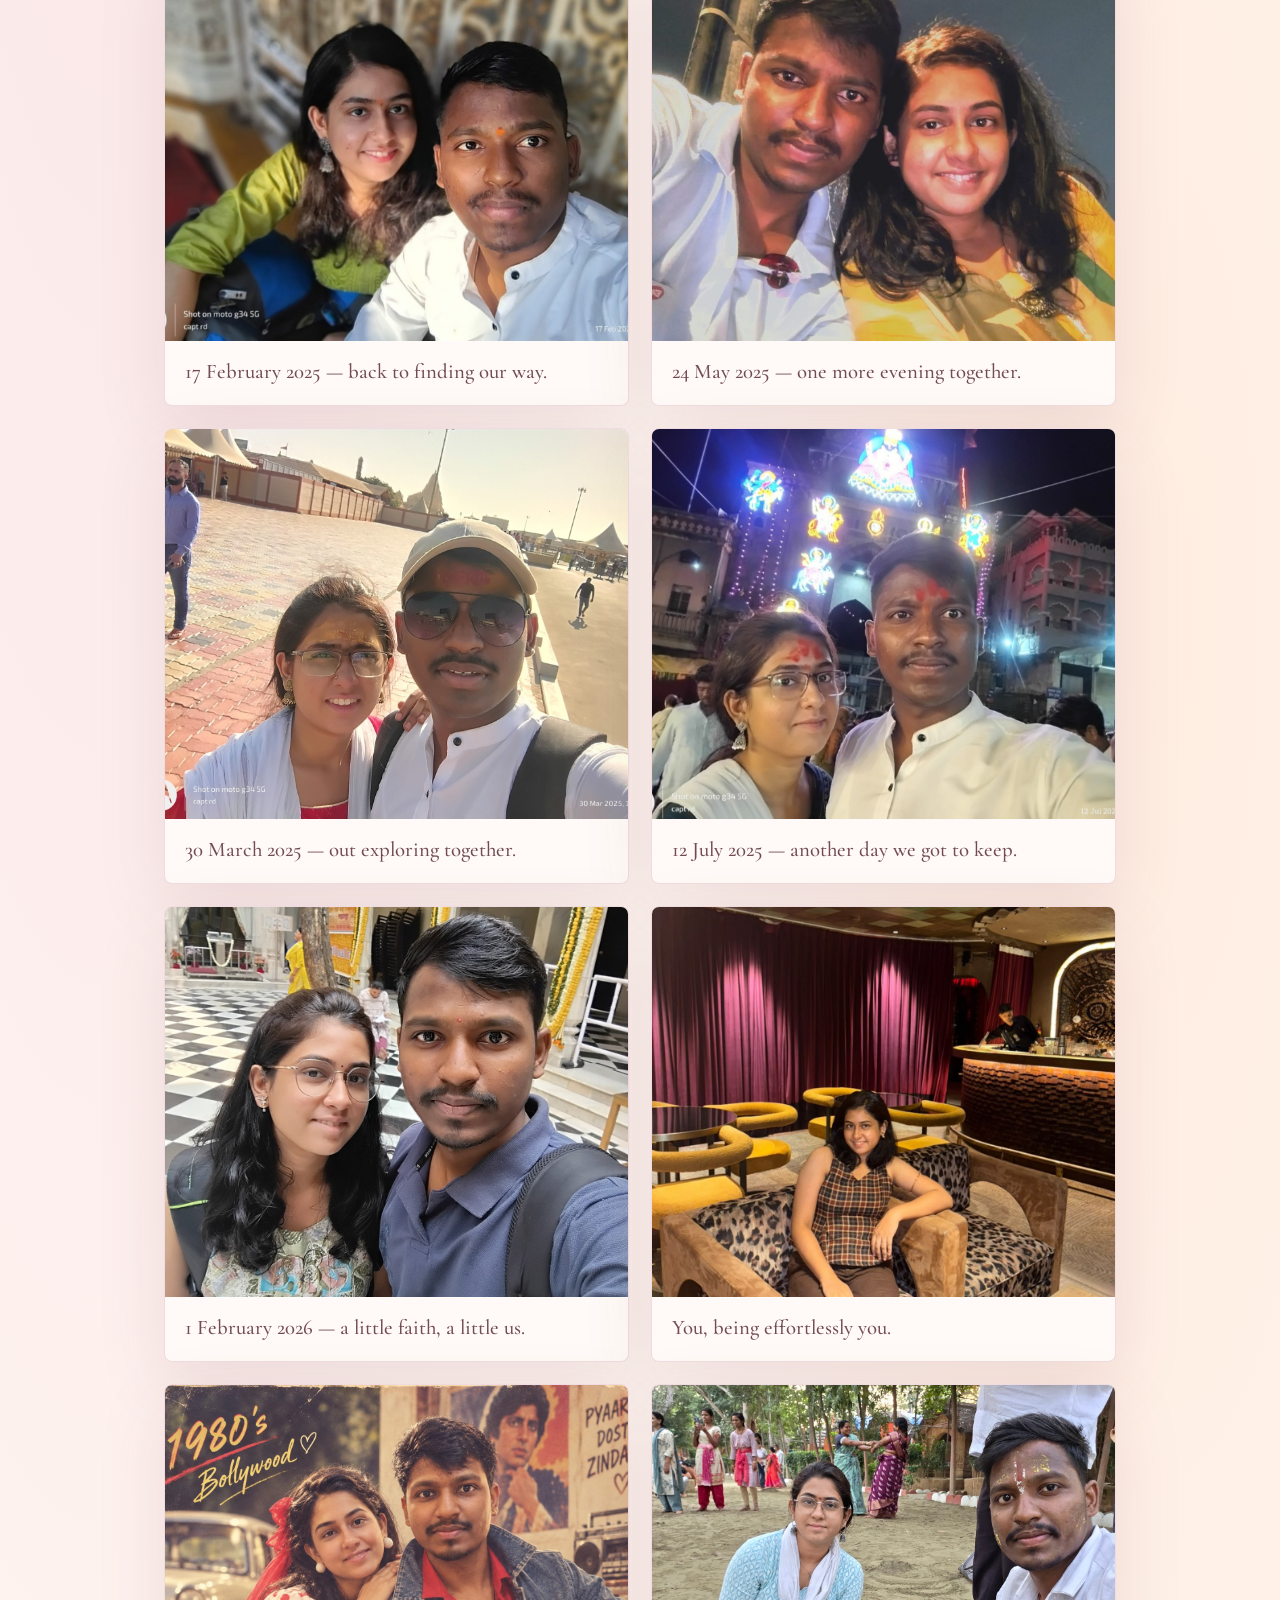
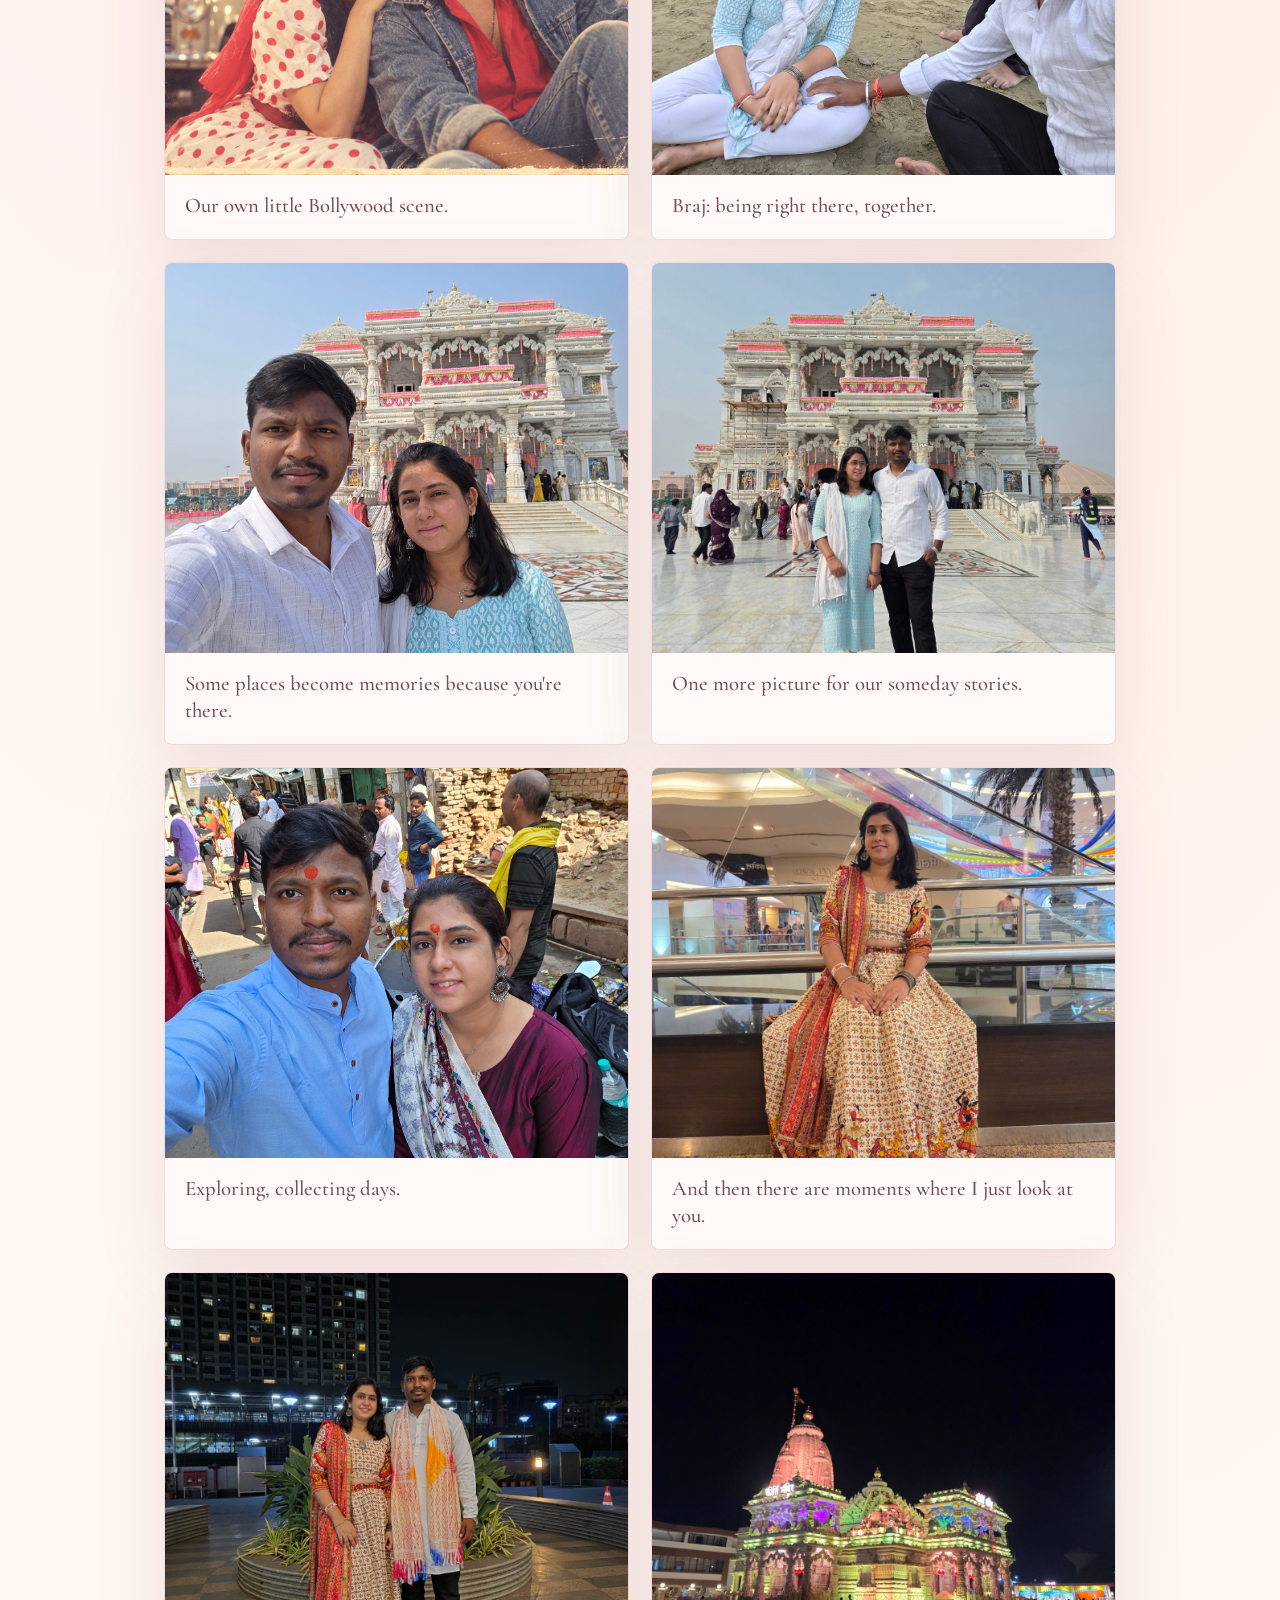
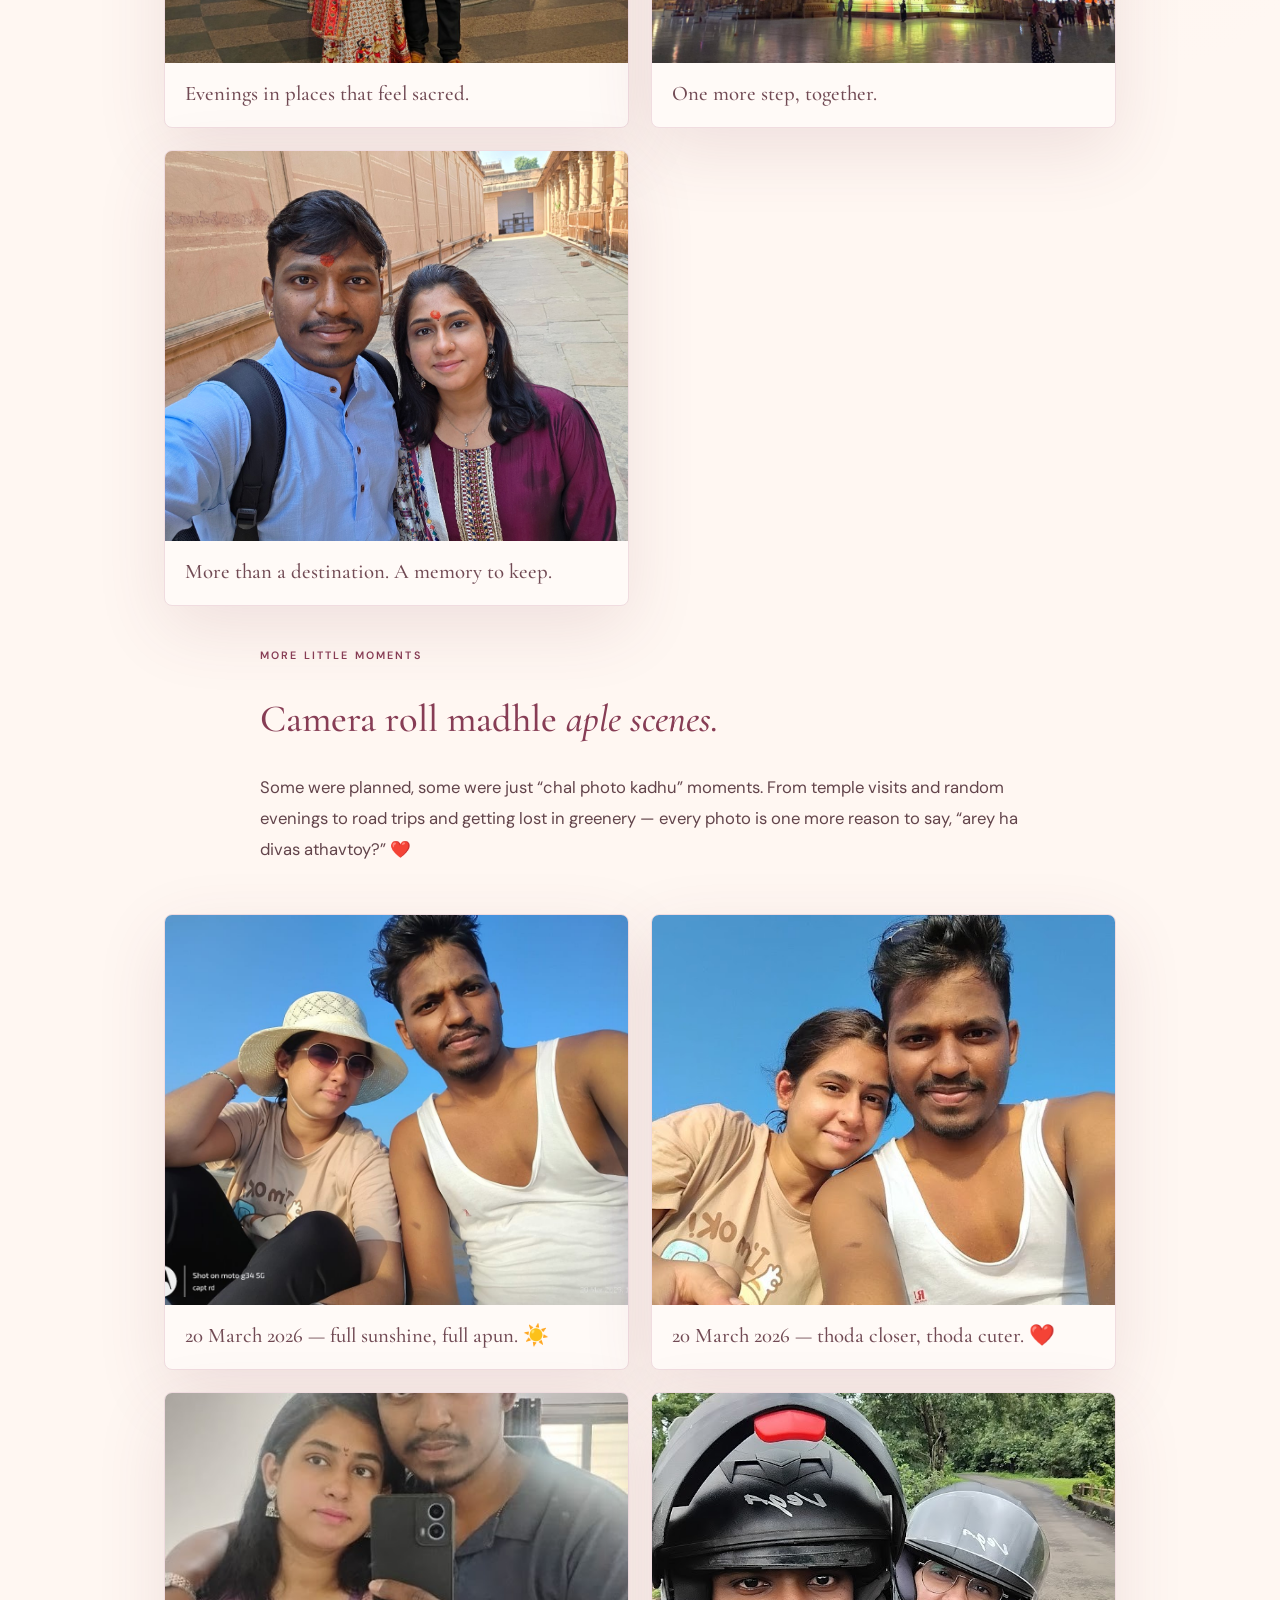
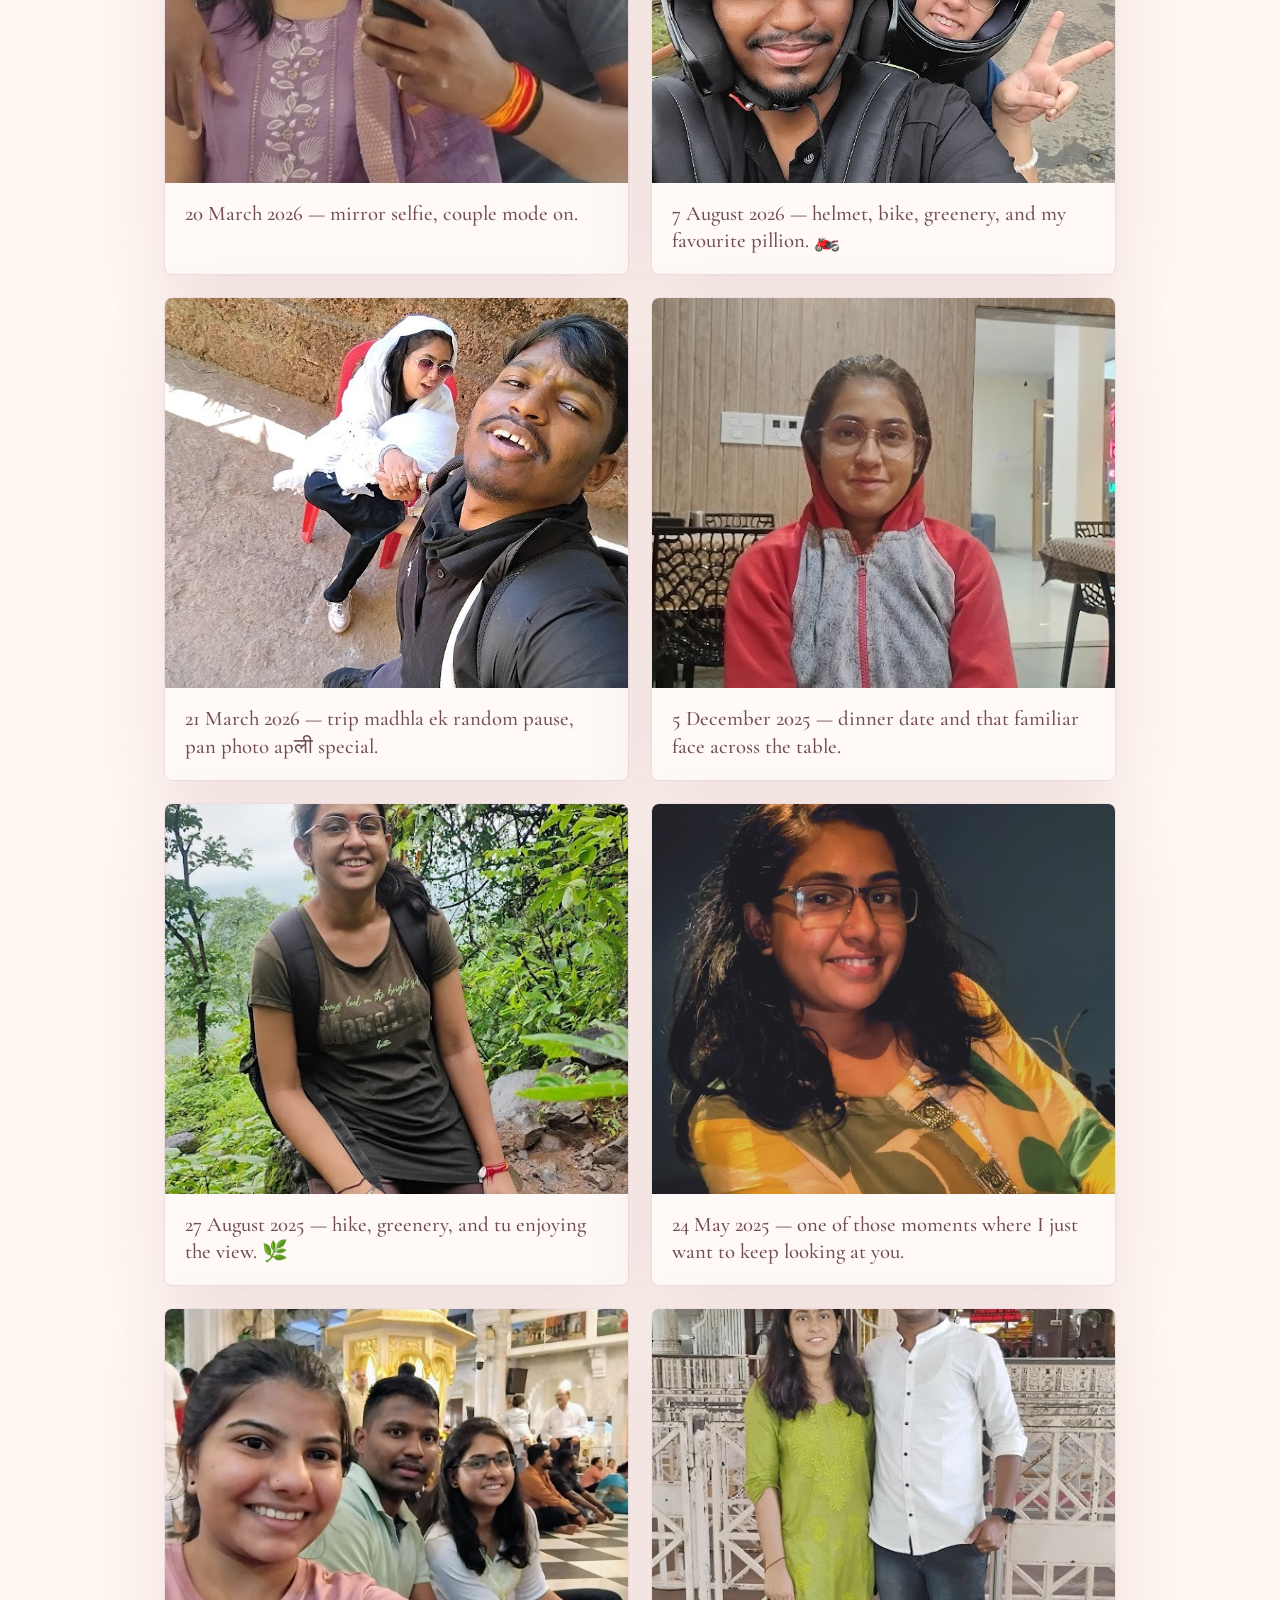
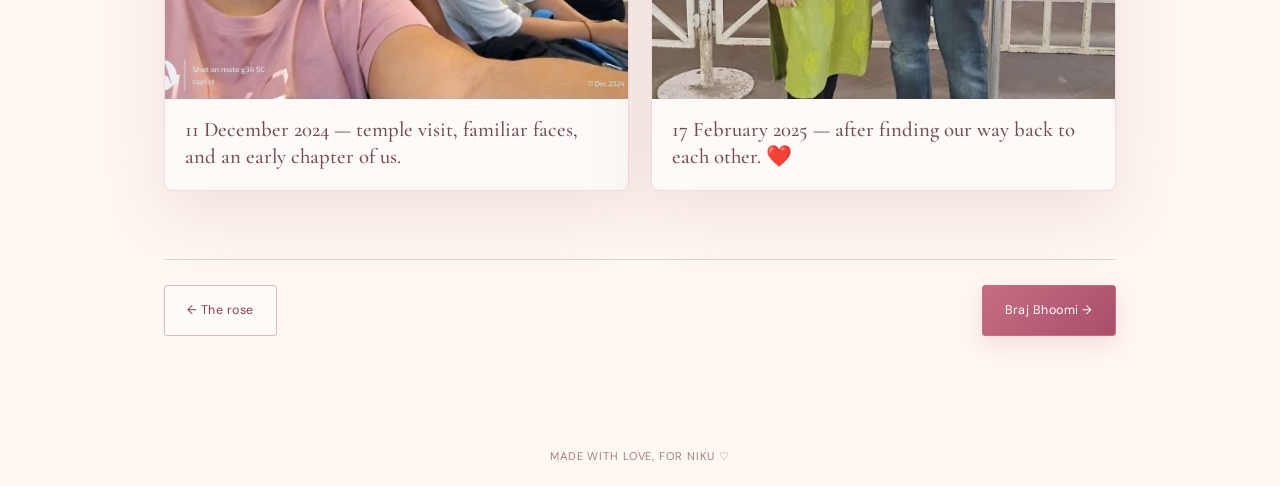
<file: memories.html>
<!doctype html>
<html lang="en"><head><meta charset="utf-8"><meta name="viewport" content="width=device-width,initial-scale=1"><meta name="theme-color" content="#fff7f2"><title>Our little moments · R × N</title><link rel="stylesheet" href="style.css"></head>
<body><nav><a class="brand" href="index.html">R <i>×</i> N</a><span>our little universe, made with love</span><a href="memories.html">Our memories ♡</a></nav><main class="wrap "><p class="eyebrow">CHAPTER 05 · THE LITTLE THINGS</p><h1>Not every memory<br>needs a <em>big occasion.</em></h1><p class="lead">Some favourite moments are just us, being us. No planning, no filter — fakt apan.</p><section class="prose"><p>From college lunches in classrooms and gardens, to the tiffin I carried from my PG, to little Mumbai trips after my internship — our story has always been made of ordinary days that became special because we were together.</p><p>There are photos from different seasons of us: the early days, the time we found our way back, temple visits, evenings out, and our more recent adventures. Pan photos peksha mala tyanchya mage aslelya goshti jast athavtat — random bakbak, “khalla ka?”, ekmekanna lavkar zop mhanणं, mood off asla tari check karna, ani ek minute serious bolun pudhchya minute la bakchodi. 😂 I wish every photo could play back the sound of that day.</p><blockquote>“Bhai, remember this?” — and mag ek photo baghayla suruvat karun apan 20 minutes tyachich story sangnar. 😂❤️</blockquote></section><div class="gallery"><figure><img loading="lazy" src="assets/memory-dec-2024.jpg" alt="20 December 2024 — one of our early little memories."><figcaption>20 December 2024 — one of our early little memories.</figcaption></figure><figure><img loading="lazy" src="assets/memory-green-trail.jpg" alt="A little adventure, side by side."><figcaption>A little adventure, side by side.</figcaption></figure><figure><img loading="lazy" src="assets/memory-feb-2025.jpg" alt="17 February 2025 — back to finding our way."><figcaption>17 February 2025 — back to finding our way.</figcaption></figure><figure><img loading="lazy" src="assets/memory-may-2025.jpg" alt="24 May 2025 — one more evening together."><figcaption>24 May 2025 — one more evening together.</figcaption></figure><figure><img loading="lazy" src="assets/memory-mar-2025.jpg" alt="30 March 2025 — out exploring together."><figcaption>30 March 2025 — out exploring together.</figcaption></figure><figure><img loading="lazy" src="assets/memory-jul-2025.jpg" alt="12 July 2025 — another day we got to keep."><figcaption>12 July 2025 — another day we got to keep.</figcaption></figure><figure><img loading="lazy" src="assets/memory-feb-2026.jpg" alt="1 February 2026 — a little faith, a little us."><figcaption>1 February 2026 — a little faith, a little us.</figcaption></figure><figure><img loading="lazy" src="assets/memory-night-out.jpg" alt="You, being effortlessly you."><figcaption>You, being effortlessly you.</figcaption></figure><figure><img loading="lazy" src="assets/memory-bollywood-dream.jpg" alt="Our own little Bollywood scene."><figcaption>Our own little Bollywood scene.</figcaption></figure><figure><img loading="lazy" src="assets/braj-moment-1.jpg" alt="Braj: being right there, together."><figcaption>Braj: being right there, together.</figcaption></figure><figure><img loading="lazy" src="assets/temple-selfie.jpg" alt="Some places become memories because you&#x27;re there."><figcaption>Some places become memories because you&#x27;re there.</figcaption></figure><figure><img loading="lazy" src="assets/temple-together.jpg" alt="One more picture for our someday stories."><figcaption>One more picture for our someday stories.</figcaption></figure><figure><img loading="lazy" src="assets/braj-street.jpg" alt="Exploring, collecting days."><figcaption>Exploring, collecting days.</figcaption></figure><figure><img loading="lazy" src="assets/niku-traditional.jpg" alt="And then there are moments where I just look at you."><figcaption>And then there are moments where I just look at you.</figcaption></figure><figure><img loading="lazy" src="assets/braj-night.jpg" alt="Evenings in places that feel sacred."><figcaption>Evenings in places that feel sacred.</figcaption></figure><figure><img loading="lazy" src="assets/braj-walk.jpg" alt="One more step, together."><figcaption>One more step, together.</figcaption></figure><figure><img loading="lazy" src="assets/braj-memory.jpg" alt="More than a destination. A memory to keep."><figcaption>More than a destination. A memory to keep.</figcaption></figure></div><section class="prose" style="margin-top:2.5rem"><p class="eyebrow">MORE LITTLE MOMENTS</p><h2>Camera roll madhle <em>aple scenes.</em></h2><p>Some were planned, some were just “chal photo kadhu” moments. From temple visits and random evenings to road trips and getting lost in greenery — every photo is one more reason to say, “arey ha divas athavtoy?” ❤️</p></section><div class="gallery"><figure><img loading="lazy" src="assets/memory-mar-2026-sunny-hat.jpg" alt="20 March 2026 — sunshine, blue skies, and us."><figcaption>20 March 2026 — full sunshine, full apun. ☀️</figcaption></figure><figure><img loading="lazy" src="assets/memory-mar-2026-close-selfie.jpg" alt="20 March 2026 — a close little selfie together."><figcaption>20 March 2026 — thoda closer, thoda cuter. ❤️</figcaption></figure><figure><img loading="lazy" src="assets/memory-mar-2026-mirror.jpg" alt="20 March 2026 — mirror selfie together."><figcaption>20 March 2026 — mirror selfie, couple mode on.</figcaption></figure><figure><img loading="lazy" src="assets/memory-aug-2026-bike-ride.jpg" alt="7 August 2026 — riding together on a green road."><figcaption>7 August 2026 — helmet, bike, greenery, and my favourite pillion. 🏍️</figcaption></figure><figure><img loading="lazy" src="assets/memory-mar-2026-roadside.jpg" alt="21 March 2026 — taking a break together on the trip."><figcaption>21 March 2026 — trip madhla ek random pause, pan photo apली special.</figcaption></figure><figure><img loading="lazy" src="assets/memory-dec-2025-dinner.jpg" alt="5 December 2025 — dinner together."><figcaption>5 December 2025 — dinner date and that familiar face across the table.</figcaption></figure><figure><img loading="lazy" src="assets/memory-aug-2025-hike.jpg" alt="27 August 2025 — a green trail and a happy smile."><figcaption>27 August 2025 — hike, greenery, and tu enjoying the view. 🌿</figcaption></figure><figure><img loading="lazy" src="assets/memory-may-2025-evening.jpg" alt="24 May 2025 — a lovely evening portrait."><figcaption>24 May 2025 — one of those moments where I just want to keep looking at you.</figcaption></figure><figure><img loading="lazy" src="assets/memory-dec-2024-temple-friends.jpg" alt="11 December 2024 — a temple visit with friends."><figcaption>11 December 2024 — temple visit, familiar faces, and an early chapter of us.</figcaption></figure><figure><img loading="lazy" src="assets/memory-feb-2025-temple.jpg" alt="17 February 2025 — standing together after finding our way back."><figcaption>17 February 2025 — after finding our way back to each other. ❤️</figcaption></figure></div><div class="navbottom"><a class="button alt" href="chapter-four.html">← The rose</a><a class="button" href="braj-yatra.html">Braj Bhoomi →</a></div></main><footer style="text-align:center;padding:20px;color:#a17f85;font-size:.7rem;letter-spacing:.08em">MADE WITH LOVE, FOR NIKU ♡</footer></body></html>
</file>
<file: style.css>
@import url('https://fonts.googleapis.com/css2?family=Cormorant+Garamond:ital,wght@0,400;0,500;0,600;1,400;1,500;1,600&family=DM+Sans:wght@300;400;500;600&family=Great+Vibes&display=swap');
:root{--bg:#fff7f2;--ink:#492b32;--muted:#886c72;--rose:#c76d82;--deep:#873d55;--line:#ead1d4;--shadow:0 22px 70px rgba(126,55,77,.12)}
*{box-sizing:border-box}html{scroll-behavior:smooth}body{margin:0;color:var(--ink);font:400 16px/1.85 'DM Sans',sans-serif;background:radial-gradient(ellipse at 8% 4%,#f5d2dc8c,transparent 33%),radial-gradient(ellipse at 92% 26%,#ffe5d38c,transparent 30%),var(--bg)}
a{color:inherit;text-decoration:none}nav{height:76px;display:flex;align-items:center;justify-content:space-between;padding:0 clamp(20px,6vw,88px);border-bottom:1px solid #c76d8238;color:var(--muted);font-size:.75rem;letter-spacing:.04em;background:#fffaf7c9;backdrop-filter:blur(12px)}
.brand{font:1.35rem 'Cormorant Garamond',serif;letter-spacing:.12em;color:var(--deep)}.brand i{color:var(--rose);font-style:italic}nav a:hover{color:var(--deep)}
.hero{min-height:calc(100vh - 76px);display:flex;flex-direction:column;align-items:center;justify-content:center;text-align:center;padding:70px 22px 90px;position:relative;overflow:hidden}
.hero:before,.hero:after{content:'♡';position:absolute;font:clamp(9rem,24vw,20rem)/1 'Cormorant Garamond',serif;color:#c76d8214;pointer-events:none}.hero:before{left:-4vw;top:10%;transform:rotate(-18deg)}.hero:after{right:-3vw;bottom:2%;transform:rotate(15deg)}
.eyebrow{font-size:.67rem;letter-spacing:.2em;color:var(--deep);font-weight:600}.hero h1,h1{font:500 clamp(3.2rem,8vw,7rem)/.98 'Cormorant Garamond',serif;letter-spacing:-.035em;margin:24px 0;color:var(--ink)}h1 em{color:var(--rose);font-weight:500}
.lead{color:var(--muted);max-width:680px;font-size:1.02rem;margin:0 0 32px}.hero .lead{max-width:560px}
.button{display:inline-block;padding:13px 22px;border:1px solid var(--rose);border-radius:3px;font-size:.78rem;letter-spacing:.04em;transition:transform .25s,background .25s,box-shadow .25s;background:linear-gradient(135deg,#c76d82,#a84f6a);color:white;cursor:pointer;box-shadow:0 8px 24px #a84f6a29}.button:hover{transform:translateY(-3px);background:linear-gradient(135deg,#a84f6a,#873d55);box-shadow:0 12px 30px #a84f6a38}.button.alt{background:#ffffff99;border-color:#dfb8c1;color:var(--deep);box-shadow:none}.button.alt:hover{background:#f4dce1;color:var(--deep)}
.hero small{position:absolute;bottom:24px;color:#a17f85;font-size:.56rem;letter-spacing:.13em}
.wrap{max-width:1080px;margin:auto;padding:65px clamp(20px,5vw,64px) 90px}.wrap>.eyebrow{margin-top:10px}.wrap>h1{max-width:900px}
.prose{max-width:760px;margin:42px auto;color:#62444b;font-size:1.04rem}.prose p{margin:0 0 24px}.prose h2{font:500 2.4rem/1.1 'Cormorant Garamond',serif;color:var(--deep)}
blockquote{font:italic 500 clamp(1.8rem,4vw,2.7rem)/1.35 'Cormorant Garamond',serif;color:var(--deep);border-left:2px solid #dca5b2;padding:8px 0 8px 24px;margin:42px 0}
.navbottom{display:flex;justify-content:space-between;gap:12px;flex-wrap:wrap;margin-top:68px;padding-top:25px;border-top:1px solid var(--line)}
.gallery{display:grid;grid-template-columns:repeat(2,minmax(0,1fr));gap:22px;margin-top:50px}.gallery figure{margin:0;background:#fffaf7;border:1px solid #f0dce0;overflow:hidden;border-radius:8px;box-shadow:var(--shadow);transition:transform .3s,box-shadow .3s}.gallery figure:hover{transform:translateY(-5px);box-shadow:0 28px 70px #7e374d2e}.gallery img{width:100%;height:390px;object-fit:cover;display:block;transition:transform .7s}.gallery figure:hover img{transform:scale(1.025)}.gallery figcaption{padding:17px 20px 20px;color:#714a54;font:500 1.3rem/1.3 'Cormorant Garamond',serif}
.wide{width:100%;max-height:580px;object-fit:cover;display:block;margin:38px 0 55px;border-radius:8px;box-shadow:var(--shadow);filter:saturate(.9)}.gallery.small{grid-template-columns:repeat(3,minmax(0,1fr))}.gallery.small img{height:280px}
.letter-wrap{max-width:940px}.letter{max-width:760px;margin:42px auto;background:linear-gradient(145deg,#fffaf1,#fff2e9);color:#5a353d;padding:clamp(28px,6vw,68px);font:500 1.15rem/1.95 'Cormorant Garamond',serif;border:1px solid #f0d7d5;border-radius:5px;box-shadow:0 25px 80px #7e374d24;position:relative}.letter:before{content:'♡';position:absolute;top:12px;right:24px;font:2.2rem 'Cormorant Garamond',serif;color:#d99ba9;opacity:.7}.letter p{margin:0 0 23px}.sign em{font:italic 2.5rem 'Great Vibes',cursive;color:var(--deep)}
.surprise{max-width:620px;margin:28px auto;padding:30px;text-align:center;border:1px solid #e2b6c0;border-radius:6px;background:#fffaf7cc;color:var(--deep);box-shadow:var(--shadow)}.surprise p{font:italic 500 2rem/1.3 'Cormorant Garamond',serif}.surprise span{font-size:.75rem;letter-spacing:.1em}[hidden]{display:none!important}
@media(max-width:650px){nav{height:64px}nav span{display:none}.hero{min-height:calc(100svh - 64px);padding-bottom:90px}.wrap{padding-top:42px}.gallery{gap:12px}.gallery img{height:270px}.gallery figcaption{font-size:1.12rem;padding:13px}.gallery.small{grid-template-columns:1fr 1fr}.gallery.small img{height:220px}.navbottom .button{flex:1;text-align:center}.lead{font-size:.96rem}.letter{font-size:1.08rem}}
@media(prefers-reduced-motion:reduce){html{scroll-behavior:auto}*{transition:none!important}}
</file>
